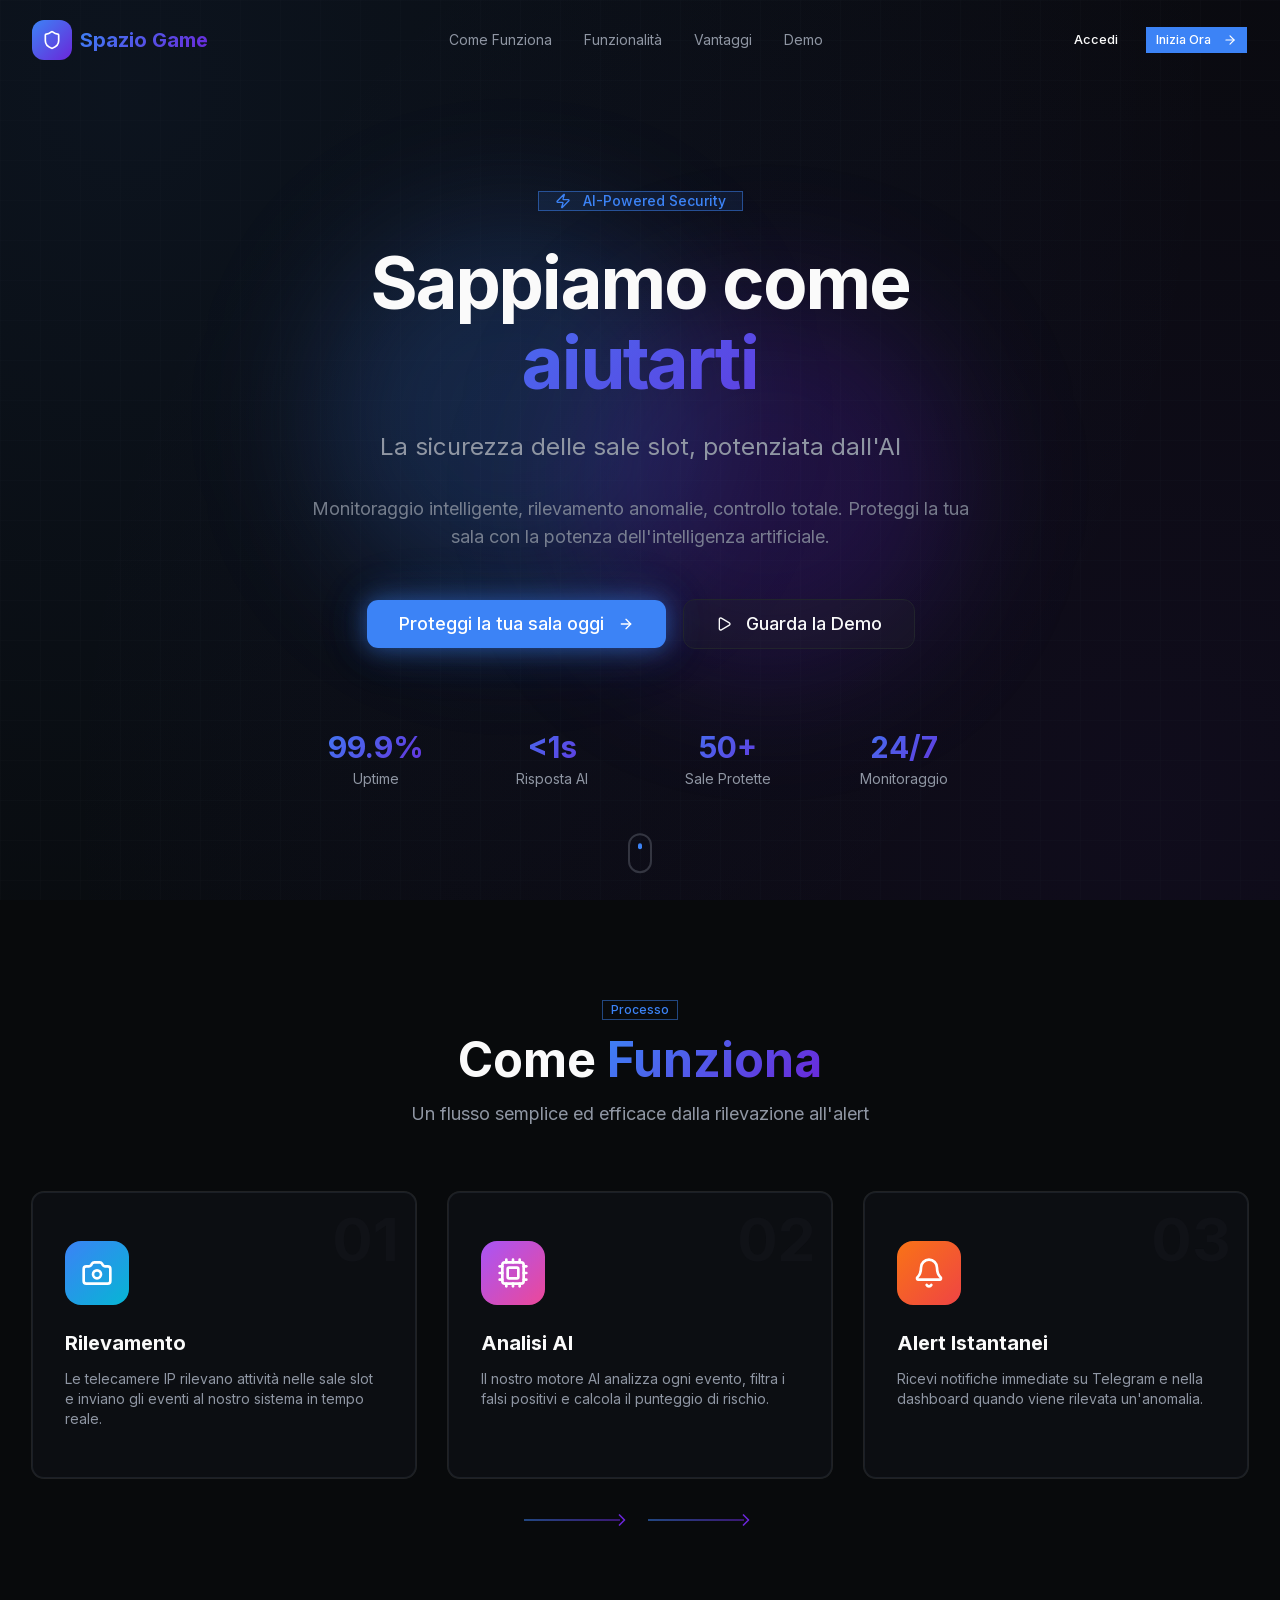
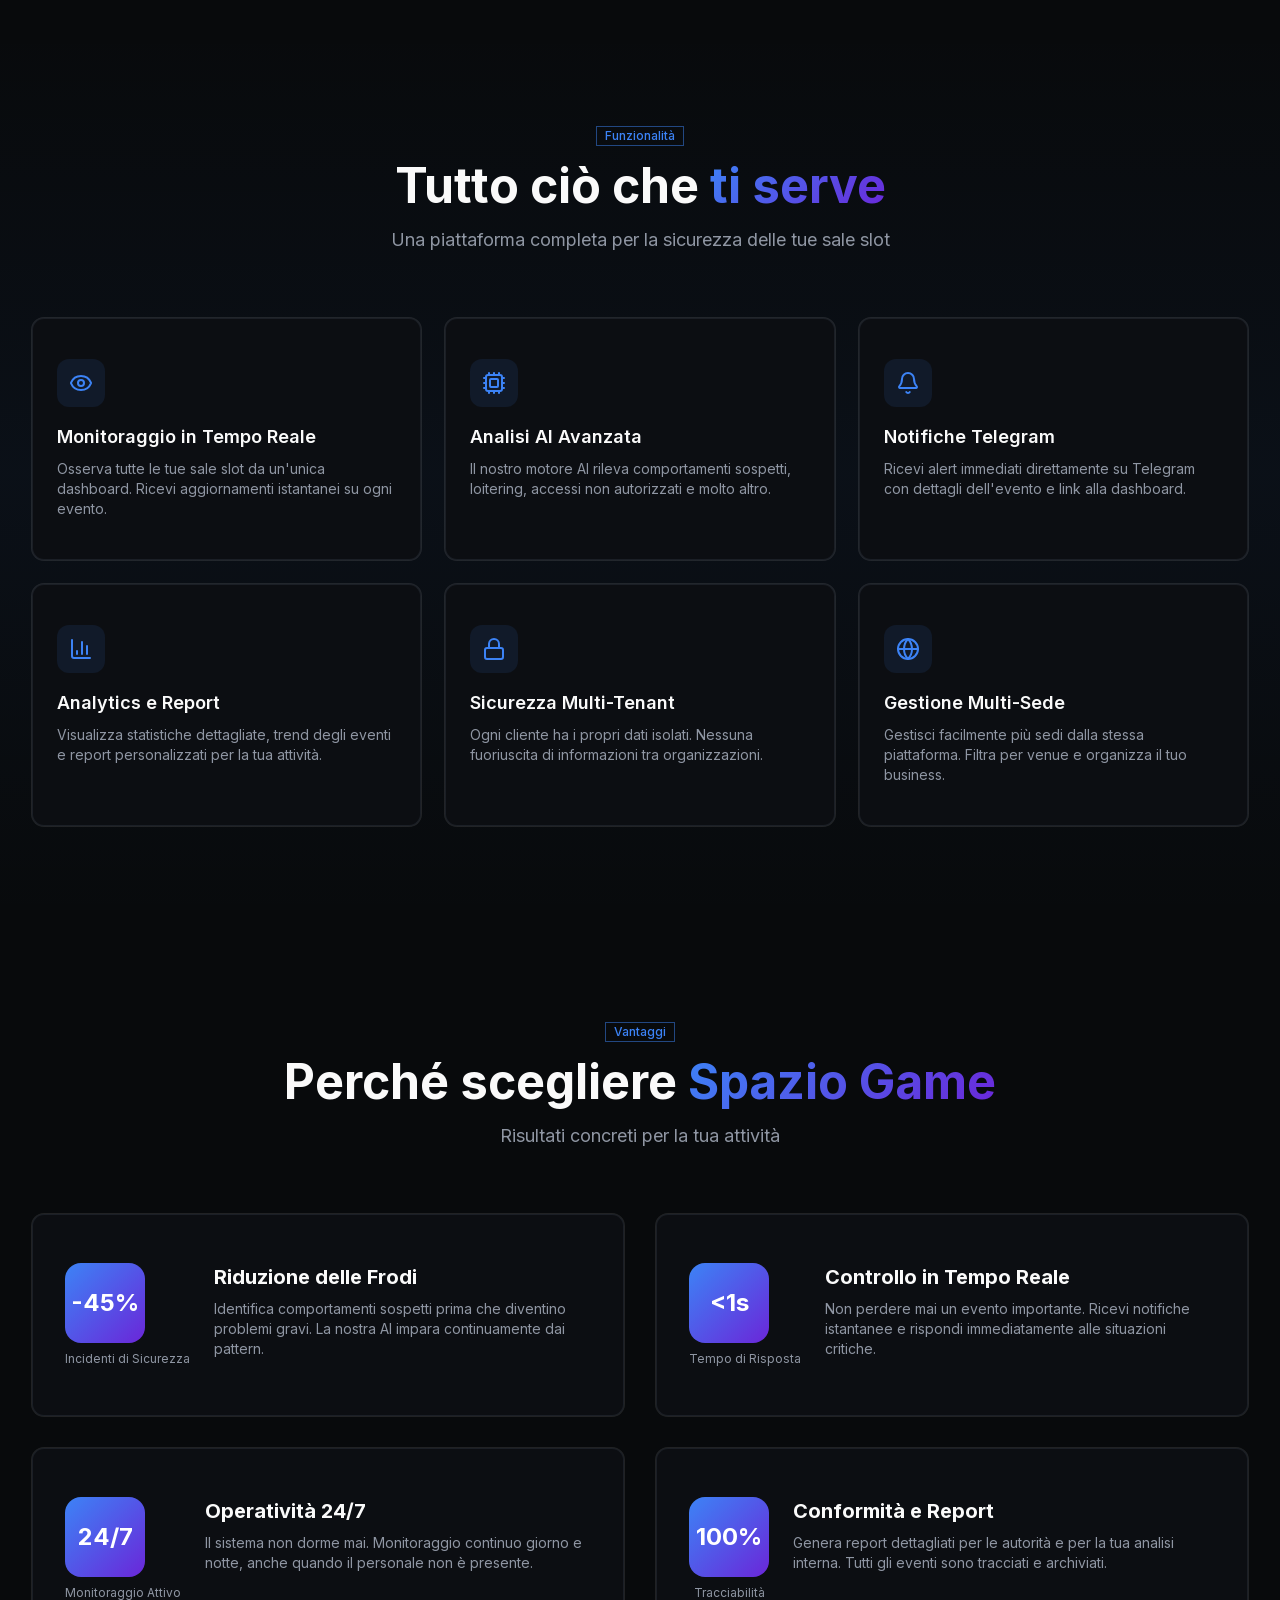
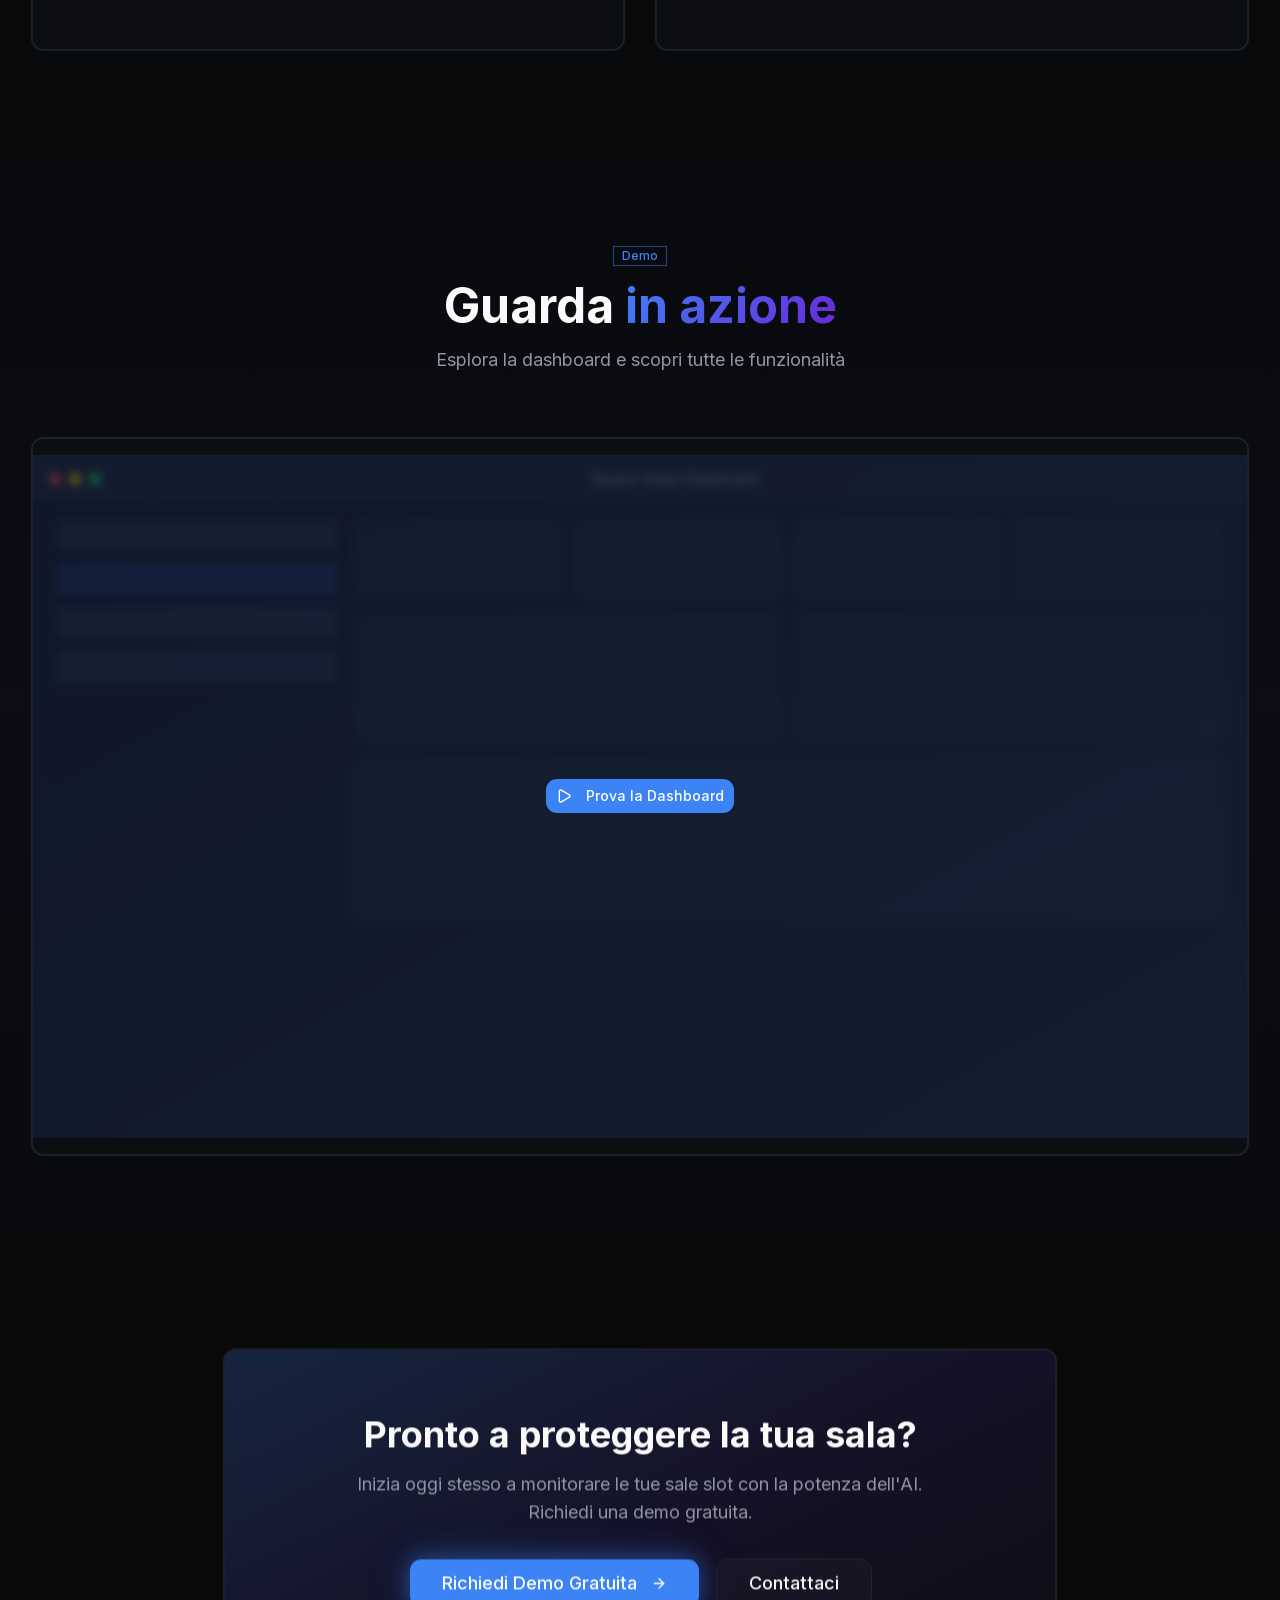
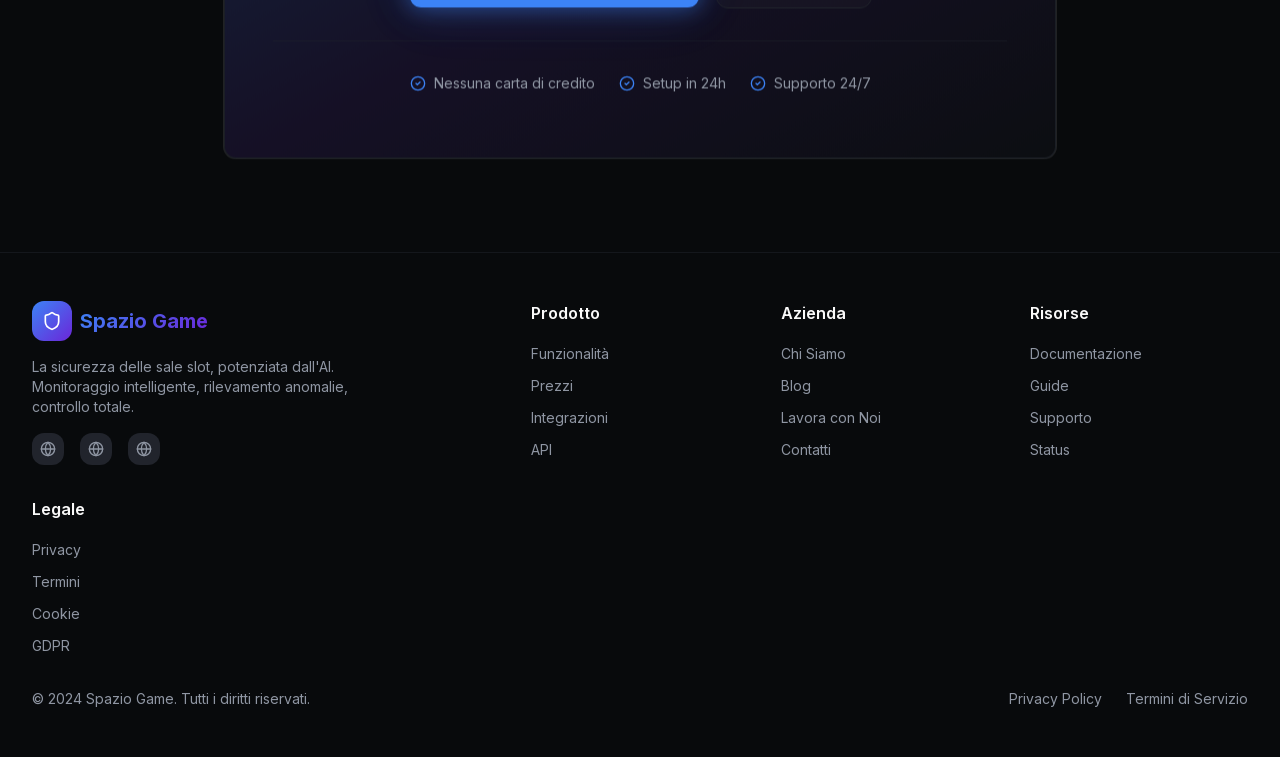
<file: index.html>
<!DOCTYPE html><html lang="it" class="__variable_f367f3"><head><meta charSet="utf-8"/><meta name="viewport" content="width=device-width, initial-scale=1"/><link rel="preload" href="/_next/static/media/e4af272ccee01ff0-s.p.woff2" as="font" crossorigin="" type="font/woff2"/><link rel="stylesheet" href="/_next/static/css/2fd82b8216ed3470.css" data-precedence="next"/><link rel="preload" as="script" fetchPriority="low" href="/_next/static/chunks/webpack-cebdacc7cc4aa95c.js"/><script src="/_next/static/chunks/fd9d1056-d432a757410711d4.js" async=""></script><script src="/_next/static/chunks/117-5d9b4043f02a4bad.js" async=""></script><script src="/_next/static/chunks/main-app-f3bfa07215fb744a.js" async=""></script><script src="/_next/static/chunks/178-fcb21afbc5624dfe.js" async=""></script><script src="/_next/static/chunks/438-31120182f1a4500d.js" async=""></script><script src="/_next/static/chunks/477-8af0fe627d7fd19f.js" async=""></script><script src="/_next/static/chunks/app/page-92476992f1c01878.js" async=""></script><script src="/_next/static/chunks/app/layout-8bb890ee4df25c6d.js" async=""></script><title>Spazio Game - AI Security for Slot Rooms</title><meta name="description" content="Intelligent monitoring, anomaly detection, total control. AI-powered security system for slot rooms and gaming venues."/><meta name="author" content="Spazio Game"/><meta name="keywords" content="AI security,slot room monitoring,anomaly detection,surveillance,gaming security"/><meta property="og:title" content="Spazio Game - AI Security for Slot Rooms"/><meta property="og:description" content="Intelligent monitoring, anomaly detection, total control."/><meta property="og:type" content="website"/><meta name="twitter:card" content="summary"/><meta name="twitter:title" content="Spazio Game - AI Security for Slot Rooms"/><meta name="twitter:description" content="Intelligent monitoring, anomaly detection, total control."/><link rel="icon" href="/favicon.ico" type="image/x-icon" sizes="16x16"/><meta name="next-size-adjust"/><script src="/_next/static/chunks/polyfills-42372ed130431b0a.js" noModule=""></script></head><body class="__className_f367f3 antialiased bg-background text-foreground min-h-screen"><script>((e,t,r,n,a,o,l,i)=>{let s=document.documentElement,u=["light","dark"];function c(t){(Array.isArray(e)?e:[e]).forEach(e=>{let r="class"===e,n=r&&o?a.map(e=>o[e]||e):a;r?(s.classList.remove(...n),s.classList.add(o&&o[t]?o[t]:t)):s.setAttribute(e,t)}),i&&u.includes(t)&&(s.style.colorScheme=t)}if(n)c(n);else try{let e=localStorage.getItem(t)||r,n=l&&"system"===e?window.matchMedia("(prefers-color-scheme: dark)").matches?"dark":"light":e;c(n)}catch(e){}})("class","theme","dark",null,["light","dark"],null,false,true)</script><main class="min-h-screen bg-background"><nav class="fixed top-0 left-0 right-0 z-50 transition-all duration-300 bg-transparent" style="transform:translateY(-100px)"><div class="max-w-7xl mx-auto px-4 sm:px-6 lg:px-8"><div class="flex items-center justify-between h-16 lg:h-20"><a href="#" class="flex items-center gap-2"><div class="w-10 h-10 rounded-xl bg-gradient-to-br from-primary to-accent flex items-center justify-center"><svg xmlns="http://www.w3.org/2000/svg" width="24" height="24" viewBox="0 0 24 24" fill="none" stroke="currentColor" stroke-width="2" stroke-linecap="round" stroke-linejoin="round" class="lucide lucide-shield w-5 h-5 text-white" aria-hidden="true"><path d="M20 13c0 5-3.5 7.5-7.66 8.95a1 1 0 0 1-.67-.01C7.5 20.5 4 18 4 13V6a1 1 0 0 1 1-1c2 0 4.5-1.2 6.24-2.72a1.17 1.17 0 0 1 1.52 0C14.51 3.81 17 5 19 5a1 1 0 0 1 1 1z"></path></svg></div><span class="text-xl font-bold gradient-text">Spazio Game</span></a><div class="hidden lg:flex items-center gap-8"><a href="#how-it-works" class="text-sm text-muted-foreground hover:text-foreground transition-colors">Come Funziona</a><a href="#features" class="text-sm text-muted-foreground hover:text-foreground transition-colors">Funzionalità</a><a href="#benefits" class="text-sm text-muted-foreground hover:text-foreground transition-colors">Vantaggi</a><a href="#demo" class="text-sm text-muted-foreground hover:text-foreground transition-colors">Demo</a></div><div class="hidden lg:flex items-center gap-4"><a href="/login"><button type="button" tabindex="0" data-slot="button" class="group/button inline-flex shrink-0 items-center justify-center border border-transparent bg-clip-padding font-medium whitespace-nowrap transition-all outline-none select-none focus-visible:border-ring focus-visible:ring-3 focus-visible:ring-ring/50 active:translate-y-px disabled:pointer-events-none disabled:opacity-50 aria-invalid:border-destructive aria-invalid:ring-3 aria-invalid:ring-destructive/20 dark:aria-invalid:border-destructive/50 dark:aria-invalid:ring-destructive/40 [&amp;_svg]:pointer-events-none [&amp;_svg]:shrink-0 hover:bg-muted hover:text-foreground aria-expanded:bg-muted aria-expanded:text-foreground dark:hover:bg-muted/50 h-7 gap-1 rounded-[min(var(--radius-md),12px)] px-2.5 text-[0.8rem] in-data-[slot=button-group]:rounded-lg has-data-[icon=inline-end]:pr-1.5 has-data-[icon=inline-start]:pl-1.5 [&amp;_svg:not([class*=&#x27;size-&#x27;])]:size-3.5">Accedi</button></a><a href="/dashboard"><button type="button" tabindex="0" data-slot="button" class="group/button inline-flex shrink-0 items-center justify-center border border-transparent bg-clip-padding font-medium whitespace-nowrap transition-all outline-none select-none focus-visible:border-ring focus-visible:ring-3 focus-visible:ring-ring/50 active:translate-y-px disabled:pointer-events-none disabled:opacity-50 aria-invalid:border-destructive aria-invalid:ring-3 aria-invalid:ring-destructive/20 dark:aria-invalid:border-destructive/50 dark:aria-invalid:ring-destructive/40 [&amp;_svg]:pointer-events-none [&amp;_svg]:shrink-0 text-primary-foreground [a]:hover:bg-primary/80 h-7 gap-1 rounded-[min(var(--radius-md),12px)] px-2.5 text-[0.8rem] in-data-[slot=button-group]:rounded-lg has-data-[icon=inline-end]:pr-1.5 has-data-[icon=inline-start]:pl-1.5 [&amp;_svg:not([class*=&#x27;size-&#x27;])]:size-3.5 bg-primary hover:bg-primary/90">Inizia Ora<svg xmlns="http://www.w3.org/2000/svg" width="24" height="24" viewBox="0 0 24 24" fill="none" stroke="currentColor" stroke-width="2" stroke-linecap="round" stroke-linejoin="round" class="lucide lucide-arrow-right w-4 h-4 ml-2" aria-hidden="true"><path d="M5 12h14"></path><path d="m12 5 7 7-7 7"></path></svg></button></a></div><button class="lg:hidden p-2"><svg xmlns="http://www.w3.org/2000/svg" width="24" height="24" viewBox="0 0 24 24" fill="none" stroke="currentColor" stroke-width="2" stroke-linecap="round" stroke-linejoin="round" class="lucide lucide-menu w-6 h-6" aria-hidden="true"><path d="M4 5h16"></path><path d="M4 12h16"></path><path d="M4 19h16"></path></svg></button></div></div></nav><section class="relative min-h-screen flex items-center justify-center overflow-hidden pt-20"><div class="absolute inset-0 animated-bg"></div><div class="absolute inset-0 grid-pattern opacity-30"></div><div class="absolute top-1/4 left-1/4 w-96 h-96 bg-primary/20 rounded-full blur-3xl animate-pulse"></div><div class="absolute bottom-1/4 right-1/4 w-96 h-96 bg-accent/20 rounded-full blur-3xl animate-pulse" style="animation-delay:1s"></div><div class="relative z-10 max-w-7xl mx-auto px-4 sm:px-6 lg:px-8 text-center"><div class="space-y-8" style="opacity:0"><div style="opacity:0;transform:translateY(30px)"><span data-slot="badge" data-variant="outline" class="group/badge inline-flex h-5 w-fit shrink-0 items-center justify-center gap-1 overflow-hidden rounded-4xl border font-medium whitespace-nowrap transition-all focus-visible:border-ring focus-visible:ring-[3px] focus-visible:ring-ring/50 has-data-[icon=inline-end]:pr-1.5 has-data-[icon=inline-start]:pl-1.5 aria-invalid:border-destructive aria-invalid:ring-destructive/20 dark:aria-invalid:ring-destructive/40 [&amp;&gt;svg]:pointer-events-none [&amp;&gt;svg]:size-3! [a]:hover:bg-muted [a]:hover:text-muted-foreground px-4 py-2 text-sm border-primary/50 bg-primary/10 text-primary"><svg xmlns="http://www.w3.org/2000/svg" width="24" height="24" viewBox="0 0 24 24" fill="none" stroke="currentColor" stroke-width="2" stroke-linecap="round" stroke-linejoin="round" class="lucide lucide-zap w-4 h-4 mr-2" aria-hidden="true"><path d="M4 14a1 1 0 0 1-.78-1.63l9.9-10.2a.5.5 0 0 1 .86.46l-1.92 6.02A1 1 0 0 0 13 10h7a1 1 0 0 1 .78 1.63l-9.9 10.2a.5.5 0 0 1-.86-.46l1.92-6.02A1 1 0 0 0 11 14z"></path></svg>AI-Powered Security</span></div><h1 class="text-4xl sm:text-5xl lg:text-7xl font-bold tracking-tight" style="opacity:0;transform:translateY(30px)"><span class="block text-foreground">Sappiamo come</span><span class="block gradient-text mt-2">aiutarti</span></h1><p class="text-xl sm:text-2xl text-muted-foreground max-w-3xl mx-auto" style="opacity:0;transform:translateY(30px)">La sicurezza delle sale slot, potenziata dall&#x27;AI</p><p class="text-base sm:text-lg text-muted-foreground/80 max-w-2xl mx-auto" style="opacity:0;transform:translateY(30px)">Monitoraggio intelligente, rilevamento anomalie, controllo totale. Proteggi la tua sala con la potenza dell&#x27;intelligenza artificiale.</p><div class="flex flex-col sm:flex-row items-center justify-center gap-4 pt-4" style="opacity:0;transform:translateY(30px)"><button type="button" tabindex="0" data-slot="button" class="group/button inline-flex shrink-0 items-center justify-center rounded-lg border border-transparent bg-clip-padding font-medium whitespace-nowrap transition-all outline-none select-none focus-visible:border-ring focus-visible:ring-3 focus-visible:ring-ring/50 active:translate-y-px disabled:pointer-events-none disabled:opacity-50 aria-invalid:border-destructive aria-invalid:ring-3 aria-invalid:ring-destructive/20 dark:aria-invalid:border-destructive/50 dark:aria-invalid:ring-destructive/40 [&amp;_svg]:pointer-events-none [&amp;_svg]:shrink-0 [&amp;_svg:not([class*=&#x27;size-&#x27;])]:size-4 text-primary-foreground [a]:hover:bg-primary/80 h-9 gap-1.5 has-data-[icon=inline-end]:pr-3 has-data-[icon=inline-start]:pl-3 bg-primary hover:bg-primary/90 text-lg px-8 py-6 neon-glow-blue">Proteggi la tua sala oggi<svg xmlns="http://www.w3.org/2000/svg" width="24" height="24" viewBox="0 0 24 24" fill="none" stroke="currentColor" stroke-width="2" stroke-linecap="round" stroke-linejoin="round" class="lucide lucide-arrow-right w-5 h-5 ml-2" aria-hidden="true"><path d="M5 12h14"></path><path d="m12 5 7 7-7 7"></path></svg></button><a href="#demo"><button type="button" tabindex="0" data-slot="button" class="group/button inline-flex shrink-0 items-center justify-center rounded-lg border bg-clip-padding font-medium whitespace-nowrap transition-all outline-none select-none focus-visible:border-ring focus-visible:ring-3 focus-visible:ring-ring/50 active:translate-y-px disabled:pointer-events-none disabled:opacity-50 aria-invalid:border-destructive aria-invalid:ring-3 aria-invalid:ring-destructive/20 dark:aria-invalid:border-destructive/50 dark:aria-invalid:ring-destructive/40 [&amp;_svg]:pointer-events-none [&amp;_svg]:shrink-0 [&amp;_svg:not([class*=&#x27;size-&#x27;])]:size-4 border-border bg-background hover:bg-muted hover:text-foreground aria-expanded:bg-muted aria-expanded:text-foreground dark:border-input dark:bg-input/30 dark:hover:bg-input/50 h-9 gap-1.5 has-data-[icon=inline-end]:pr-3 has-data-[icon=inline-start]:pl-3 text-lg px-8 py-6"><svg xmlns="http://www.w3.org/2000/svg" width="24" height="24" viewBox="0 0 24 24" fill="none" stroke="currentColor" stroke-width="2" stroke-linecap="round" stroke-linejoin="round" class="lucide lucide-play w-5 h-5 mr-2" aria-hidden="true"><path d="M5 5a2 2 0 0 1 3.008-1.728l11.997 6.998a2 2 0 0 1 .003 3.458l-12 7A2 2 0 0 1 5 19z"></path></svg>Guarda la Demo</button></a></div><div class="grid grid-cols-2 md:grid-cols-4 gap-8 pt-12" style="opacity:0;transform:translateY(30px)"><div class="text-center"><div class="text-2xl sm:text-3xl font-bold gradient-text">99.9%</div><div class="text-sm text-muted-foreground mt-1">Uptime</div></div><div class="text-center"><div class="text-2xl sm:text-3xl font-bold gradient-text">&lt;1s</div><div class="text-sm text-muted-foreground mt-1">Risposta AI</div></div><div class="text-center"><div class="text-2xl sm:text-3xl font-bold gradient-text">50+</div><div class="text-sm text-muted-foreground mt-1">Sale Protette</div></div><div class="text-center"><div class="text-2xl sm:text-3xl font-bold gradient-text">24/7</div><div class="text-sm text-muted-foreground mt-1">Monitoraggio</div></div></div></div></div><div class="absolute bottom-8 left-1/2 -translate-x-1/2" style="opacity:0"><div class="w-6 h-10 rounded-full border-2 border-muted-foreground/30 flex items-start justify-center p-2"><div class="w-1.5 h-1.5 rounded-full bg-primary"></div></div></div></section><section id="how-it-works" class="py-24 relative"><div class="max-w-7xl mx-auto px-4 sm:px-6 lg:px-8"><div class="text-center mb-16" style="opacity:0;transform:translateY(20px)"><span data-slot="badge" data-variant="outline" class="group/badge inline-flex h-5 w-fit shrink-0 items-center justify-center gap-1 overflow-hidden rounded-4xl border px-2 py-0.5 text-xs font-medium whitespace-nowrap transition-all focus-visible:border-ring focus-visible:ring-[3px] focus-visible:ring-ring/50 has-data-[icon=inline-end]:pr-1.5 has-data-[icon=inline-start]:pl-1.5 aria-invalid:border-destructive aria-invalid:ring-destructive/20 dark:aria-invalid:ring-destructive/40 [&amp;&gt;svg]:pointer-events-none [&amp;&gt;svg]:size-3! [a]:hover:bg-muted [a]:hover:text-muted-foreground mb-4 border-primary/50 text-primary">Processo</span><h2 class="text-3xl sm:text-4xl lg:text-5xl font-bold mb-4">Come <span class="gradient-text">Funziona</span></h2><p class="text-lg text-muted-foreground max-w-2xl mx-auto">Un flusso semplice ed efficace dalla rilevazione all&#x27;alert</p></div><div class="grid md:grid-cols-3 gap-8"><div style="opacity:0;transform:translateY(30px)"><div data-slot="card" data-size="default" class="group/card flex flex-col gap-4 rounded-xl bg-card py-4 text-sm text-card-foreground ring-1 ring-foreground/10 has-data-[slot=card-footer]:pb-0 has-[&gt;img:first-child]:pt-0 data-[size=sm]:gap-3 data-[size=sm]:py-3 data-[size=sm]:has-data-[slot=card-footer]:pb-0 *:[img:first-child]:rounded-t-xl *:[img:last-child]:rounded-b-xl glass-card glass-card-hover h-full relative overflow-hidden group"><div data-slot="card-content" class="group-data-[size=sm]/card:px-3 p-8"><div class="absolute top-4 right-4 text-6xl font-bold text-muted/20">01</div><div class="w-16 h-16 rounded-2xl bg-gradient-to-br from-blue-500 to-cyan-500 flex items-center justify-center mb-6 group-hover:scale-110 transition-transform"><svg xmlns="http://www.w3.org/2000/svg" width="24" height="24" viewBox="0 0 24 24" fill="none" stroke="currentColor" stroke-width="2" stroke-linecap="round" stroke-linejoin="round" class="lucide lucide-camera w-8 h-8 text-white" aria-hidden="true"><path d="M13.997 4a2 2 0 0 1 1.76 1.05l.486.9A2 2 0 0 0 18.003 7H20a2 2 0 0 1 2 2v9a2 2 0 0 1-2 2H4a2 2 0 0 1-2-2V9a2 2 0 0 1 2-2h1.997a2 2 0 0 0 1.759-1.048l.489-.904A2 2 0 0 1 10.004 4z"></path><circle cx="12" cy="13" r="3"></circle></svg></div><h3 class="text-xl font-bold mb-3">Rilevamento</h3><p class="text-muted-foreground">Le telecamere IP rilevano attività nelle sale slot e inviano gli eventi al nostro sistema in tempo reale.</p></div></div></div><div style="opacity:0;transform:translateY(30px)"><div data-slot="card" data-size="default" class="group/card flex flex-col gap-4 rounded-xl bg-card py-4 text-sm text-card-foreground ring-1 ring-foreground/10 has-data-[slot=card-footer]:pb-0 has-[&gt;img:first-child]:pt-0 data-[size=sm]:gap-3 data-[size=sm]:py-3 data-[size=sm]:has-data-[slot=card-footer]:pb-0 *:[img:first-child]:rounded-t-xl *:[img:last-child]:rounded-b-xl glass-card glass-card-hover h-full relative overflow-hidden group"><div data-slot="card-content" class="group-data-[size=sm]/card:px-3 p-8"><div class="absolute top-4 right-4 text-6xl font-bold text-muted/20">02</div><div class="w-16 h-16 rounded-2xl bg-gradient-to-br from-purple-500 to-pink-500 flex items-center justify-center mb-6 group-hover:scale-110 transition-transform"><svg xmlns="http://www.w3.org/2000/svg" width="24" height="24" viewBox="0 0 24 24" fill="none" stroke="currentColor" stroke-width="2" stroke-linecap="round" stroke-linejoin="round" class="lucide lucide-cpu w-8 h-8 text-white" aria-hidden="true"><path d="M12 20v2"></path><path d="M12 2v2"></path><path d="M17 20v2"></path><path d="M17 2v2"></path><path d="M2 12h2"></path><path d="M2 17h2"></path><path d="M2 7h2"></path><path d="M20 12h2"></path><path d="M20 17h2"></path><path d="M20 7h2"></path><path d="M7 20v2"></path><path d="M7 2v2"></path><rect x="4" y="4" width="16" height="16" rx="2"></rect><rect x="8" y="8" width="8" height="8" rx="1"></rect></svg></div><h3 class="text-xl font-bold mb-3">Analisi AI</h3><p class="text-muted-foreground">Il nostro motore AI analizza ogni evento, filtra i falsi positivi e calcola il punteggio di rischio.</p></div></div></div><div style="opacity:0;transform:translateY(30px)"><div data-slot="card" data-size="default" class="group/card flex flex-col gap-4 rounded-xl bg-card py-4 text-sm text-card-foreground ring-1 ring-foreground/10 has-data-[slot=card-footer]:pb-0 has-[&gt;img:first-child]:pt-0 data-[size=sm]:gap-3 data-[size=sm]:py-3 data-[size=sm]:has-data-[slot=card-footer]:pb-0 *:[img:first-child]:rounded-t-xl *:[img:last-child]:rounded-b-xl glass-card glass-card-hover h-full relative overflow-hidden group"><div data-slot="card-content" class="group-data-[size=sm]/card:px-3 p-8"><div class="absolute top-4 right-4 text-6xl font-bold text-muted/20">03</div><div class="w-16 h-16 rounded-2xl bg-gradient-to-br from-orange-500 to-red-500 flex items-center justify-center mb-6 group-hover:scale-110 transition-transform"><svg xmlns="http://www.w3.org/2000/svg" width="24" height="24" viewBox="0 0 24 24" fill="none" stroke="currentColor" stroke-width="2" stroke-linecap="round" stroke-linejoin="round" class="lucide lucide-bell w-8 h-8 text-white" aria-hidden="true"><path d="M10.268 21a2 2 0 0 0 3.464 0"></path><path d="M3.262 15.326A1 1 0 0 0 4 17h16a1 1 0 0 0 .74-1.673C19.41 13.956 18 12.499 18 8A6 6 0 0 0 6 8c0 4.499-1.411 5.956-2.738 7.326"></path></svg></div><h3 class="text-xl font-bold mb-3">Alert Istantanei</h3><p class="text-muted-foreground">Ricevi notifiche immediate su Telegram e nella dashboard quando viene rilevata un&#x27;anomalia.</p></div></div></div></div><div class="hidden md:flex justify-center items-center gap-4 mt-8"><div class="flex items-center" style="opacity:0;transform:translateX(-20px)"><div class="w-24 h-0.5 bg-gradient-to-r from-primary/50 to-accent/50"></div><svg xmlns="http://www.w3.org/2000/svg" width="24" height="24" viewBox="0 0 24 24" fill="none" stroke="currentColor" stroke-width="2" stroke-linecap="round" stroke-linejoin="round" class="lucide lucide-chevron-right w-5 h-5 text-accent -ml-2" aria-hidden="true"><path d="m9 18 6-6-6-6"></path></svg></div><div class="flex items-center" style="opacity:0;transform:translateX(-20px)"><div class="w-24 h-0.5 bg-gradient-to-r from-primary/50 to-accent/50"></div><svg xmlns="http://www.w3.org/2000/svg" width="24" height="24" viewBox="0 0 24 24" fill="none" stroke="currentColor" stroke-width="2" stroke-linecap="round" stroke-linejoin="round" class="lucide lucide-chevron-right w-5 h-5 text-accent -ml-2" aria-hidden="true"><path d="m9 18 6-6-6-6"></path></svg></div></div></div></section><section id="features" class="py-24 relative"><div class="absolute inset-0 bg-gradient-to-b from-transparent via-primary/5 to-transparent"></div><div class="max-w-7xl mx-auto px-4 sm:px-6 lg:px-8 relative"><div class="text-center mb-16" style="opacity:0;transform:translateY(20px)"><span data-slot="badge" data-variant="outline" class="group/badge inline-flex h-5 w-fit shrink-0 items-center justify-center gap-1 overflow-hidden rounded-4xl border px-2 py-0.5 text-xs font-medium whitespace-nowrap transition-all focus-visible:border-ring focus-visible:ring-[3px] focus-visible:ring-ring/50 has-data-[icon=inline-end]:pr-1.5 has-data-[icon=inline-start]:pl-1.5 aria-invalid:border-destructive aria-invalid:ring-destructive/20 dark:aria-invalid:ring-destructive/40 [&amp;&gt;svg]:pointer-events-none [&amp;&gt;svg]:size-3! [a]:hover:bg-muted [a]:hover:text-muted-foreground mb-4 border-primary/50 text-primary">Funzionalità</span><h2 class="text-3xl sm:text-4xl lg:text-5xl font-bold mb-4">Tutto ciò che <span class="gradient-text">ti serve</span></h2><p class="text-lg text-muted-foreground max-w-2xl mx-auto">Una piattaforma completa per la sicurezza delle tue sale slot</p></div><div class="grid md:grid-cols-2 lg:grid-cols-3 gap-6"><div style="opacity:0;transform:translateY(20px)"><div data-slot="card" data-size="default" class="group/card flex flex-col gap-4 overflow-hidden rounded-xl bg-card py-4 text-sm text-card-foreground ring-1 ring-foreground/10 has-data-[slot=card-footer]:pb-0 has-[&gt;img:first-child]:pt-0 data-[size=sm]:gap-3 data-[size=sm]:py-3 data-[size=sm]:has-data-[slot=card-footer]:pb-0 *:[img:first-child]:rounded-t-xl *:[img:last-child]:rounded-b-xl glass-card glass-card-hover h-full"><div data-slot="card-content" class="group-data-[size=sm]/card:px-3 p-6"><div class="w-12 h-12 rounded-xl bg-primary/10 flex items-center justify-center mb-4"><svg xmlns="http://www.w3.org/2000/svg" width="24" height="24" viewBox="0 0 24 24" fill="none" stroke="currentColor" stroke-width="2" stroke-linecap="round" stroke-linejoin="round" class="lucide lucide-eye w-6 h-6 text-primary" aria-hidden="true"><path d="M2.062 12.348a1 1 0 0 1 0-.696 10.75 10.75 0 0 1 19.876 0 1 1 0 0 1 0 .696 10.75 10.75 0 0 1-19.876 0"></path><circle cx="12" cy="12" r="3"></circle></svg></div><h3 class="text-lg font-semibold mb-2">Monitoraggio in Tempo Reale</h3><p class="text-sm text-muted-foreground">Osserva tutte le tue sale slot da un&#x27;unica dashboard. Ricevi aggiornamenti istantanei su ogni evento.</p></div></div></div><div style="opacity:0;transform:translateY(20px)"><div data-slot="card" data-size="default" class="group/card flex flex-col gap-4 overflow-hidden rounded-xl bg-card py-4 text-sm text-card-foreground ring-1 ring-foreground/10 has-data-[slot=card-footer]:pb-0 has-[&gt;img:first-child]:pt-0 data-[size=sm]:gap-3 data-[size=sm]:py-3 data-[size=sm]:has-data-[slot=card-footer]:pb-0 *:[img:first-child]:rounded-t-xl *:[img:last-child]:rounded-b-xl glass-card glass-card-hover h-full"><div data-slot="card-content" class="group-data-[size=sm]/card:px-3 p-6"><div class="w-12 h-12 rounded-xl bg-primary/10 flex items-center justify-center mb-4"><svg xmlns="http://www.w3.org/2000/svg" width="24" height="24" viewBox="0 0 24 24" fill="none" stroke="currentColor" stroke-width="2" stroke-linecap="round" stroke-linejoin="round" class="lucide lucide-cpu w-6 h-6 text-primary" aria-hidden="true"><path d="M12 20v2"></path><path d="M12 2v2"></path><path d="M17 20v2"></path><path d="M17 2v2"></path><path d="M2 12h2"></path><path d="M2 17h2"></path><path d="M2 7h2"></path><path d="M20 12h2"></path><path d="M20 17h2"></path><path d="M20 7h2"></path><path d="M7 20v2"></path><path d="M7 2v2"></path><rect x="4" y="4" width="16" height="16" rx="2"></rect><rect x="8" y="8" width="8" height="8" rx="1"></rect></svg></div><h3 class="text-lg font-semibold mb-2">Analisi AI Avanzata</h3><p class="text-sm text-muted-foreground">Il nostro motore AI rileva comportamenti sospetti, loitering, accessi non autorizzati e molto altro.</p></div></div></div><div style="opacity:0;transform:translateY(20px)"><div data-slot="card" data-size="default" class="group/card flex flex-col gap-4 overflow-hidden rounded-xl bg-card py-4 text-sm text-card-foreground ring-1 ring-foreground/10 has-data-[slot=card-footer]:pb-0 has-[&gt;img:first-child]:pt-0 data-[size=sm]:gap-3 data-[size=sm]:py-3 data-[size=sm]:has-data-[slot=card-footer]:pb-0 *:[img:first-child]:rounded-t-xl *:[img:last-child]:rounded-b-xl glass-card glass-card-hover h-full"><div data-slot="card-content" class="group-data-[size=sm]/card:px-3 p-6"><div class="w-12 h-12 rounded-xl bg-primary/10 flex items-center justify-center mb-4"><svg xmlns="http://www.w3.org/2000/svg" width="24" height="24" viewBox="0 0 24 24" fill="none" stroke="currentColor" stroke-width="2" stroke-linecap="round" stroke-linejoin="round" class="lucide lucide-bell w-6 h-6 text-primary" aria-hidden="true"><path d="M10.268 21a2 2 0 0 0 3.464 0"></path><path d="M3.262 15.326A1 1 0 0 0 4 17h16a1 1 0 0 0 .74-1.673C19.41 13.956 18 12.499 18 8A6 6 0 0 0 6 8c0 4.499-1.411 5.956-2.738 7.326"></path></svg></div><h3 class="text-lg font-semibold mb-2">Notifiche Telegram</h3><p class="text-sm text-muted-foreground">Ricevi alert immediati direttamente su Telegram con dettagli dell&#x27;evento e link alla dashboard.</p></div></div></div><div style="opacity:0;transform:translateY(20px)"><div data-slot="card" data-size="default" class="group/card flex flex-col gap-4 overflow-hidden rounded-xl bg-card py-4 text-sm text-card-foreground ring-1 ring-foreground/10 has-data-[slot=card-footer]:pb-0 has-[&gt;img:first-child]:pt-0 data-[size=sm]:gap-3 data-[size=sm]:py-3 data-[size=sm]:has-data-[slot=card-footer]:pb-0 *:[img:first-child]:rounded-t-xl *:[img:last-child]:rounded-b-xl glass-card glass-card-hover h-full"><div data-slot="card-content" class="group-data-[size=sm]/card:px-3 p-6"><div class="w-12 h-12 rounded-xl bg-primary/10 flex items-center justify-center mb-4"><svg xmlns="http://www.w3.org/2000/svg" width="24" height="24" viewBox="0 0 24 24" fill="none" stroke="currentColor" stroke-width="2" stroke-linecap="round" stroke-linejoin="round" class="lucide lucide-chart-column w-6 h-6 text-primary" aria-hidden="true"><path d="M3 3v16a2 2 0 0 0 2 2h16"></path><path d="M18 17V9"></path><path d="M13 17V5"></path><path d="M8 17v-3"></path></svg></div><h3 class="text-lg font-semibold mb-2">Analytics e Report</h3><p class="text-sm text-muted-foreground">Visualizza statistiche dettagliate, trend degli eventi e report personalizzati per la tua attività.</p></div></div></div><div style="opacity:0;transform:translateY(20px)"><div data-slot="card" data-size="default" class="group/card flex flex-col gap-4 overflow-hidden rounded-xl bg-card py-4 text-sm text-card-foreground ring-1 ring-foreground/10 has-data-[slot=card-footer]:pb-0 has-[&gt;img:first-child]:pt-0 data-[size=sm]:gap-3 data-[size=sm]:py-3 data-[size=sm]:has-data-[slot=card-footer]:pb-0 *:[img:first-child]:rounded-t-xl *:[img:last-child]:rounded-b-xl glass-card glass-card-hover h-full"><div data-slot="card-content" class="group-data-[size=sm]/card:px-3 p-6"><div class="w-12 h-12 rounded-xl bg-primary/10 flex items-center justify-center mb-4"><svg xmlns="http://www.w3.org/2000/svg" width="24" height="24" viewBox="0 0 24 24" fill="none" stroke="currentColor" stroke-width="2" stroke-linecap="round" stroke-linejoin="round" class="lucide lucide-lock w-6 h-6 text-primary" aria-hidden="true"><rect width="18" height="11" x="3" y="11" rx="2" ry="2"></rect><path d="M7 11V7a5 5 0 0 1 10 0v4"></path></svg></div><h3 class="text-lg font-semibold mb-2">Sicurezza Multi-Tenant</h3><p class="text-sm text-muted-foreground">Ogni cliente ha i propri dati isolati. Nessuna fuoriuscita di informazioni tra organizzazioni.</p></div></div></div><div style="opacity:0;transform:translateY(20px)"><div data-slot="card" data-size="default" class="group/card flex flex-col gap-4 overflow-hidden rounded-xl bg-card py-4 text-sm text-card-foreground ring-1 ring-foreground/10 has-data-[slot=card-footer]:pb-0 has-[&gt;img:first-child]:pt-0 data-[size=sm]:gap-3 data-[size=sm]:py-3 data-[size=sm]:has-data-[slot=card-footer]:pb-0 *:[img:first-child]:rounded-t-xl *:[img:last-child]:rounded-b-xl glass-card glass-card-hover h-full"><div data-slot="card-content" class="group-data-[size=sm]/card:px-3 p-6"><div class="w-12 h-12 rounded-xl bg-primary/10 flex items-center justify-center mb-4"><svg xmlns="http://www.w3.org/2000/svg" width="24" height="24" viewBox="0 0 24 24" fill="none" stroke="currentColor" stroke-width="2" stroke-linecap="round" stroke-linejoin="round" class="lucide lucide-globe w-6 h-6 text-primary" aria-hidden="true"><circle cx="12" cy="12" r="10"></circle><path d="M12 2a14.5 14.5 0 0 0 0 20 14.5 14.5 0 0 0 0-20"></path><path d="M2 12h20"></path></svg></div><h3 class="text-lg font-semibold mb-2">Gestione Multi-Sede</h3><p class="text-sm text-muted-foreground">Gestisci facilmente più sedi dalla stessa piattaforma. Filtra per venue e organizza il tuo business.</p></div></div></div></div></div></section><section id="benefits" class="py-24 relative"><div class="max-w-7xl mx-auto px-4 sm:px-6 lg:px-8"><div class="text-center mb-16" style="opacity:0;transform:translateY(20px)"><span data-slot="badge" data-variant="outline" class="group/badge inline-flex h-5 w-fit shrink-0 items-center justify-center gap-1 overflow-hidden rounded-4xl border px-2 py-0.5 text-xs font-medium whitespace-nowrap transition-all focus-visible:border-ring focus-visible:ring-[3px] focus-visible:ring-ring/50 has-data-[icon=inline-end]:pr-1.5 has-data-[icon=inline-start]:pl-1.5 aria-invalid:border-destructive aria-invalid:ring-destructive/20 dark:aria-invalid:ring-destructive/40 [&amp;&gt;svg]:pointer-events-none [&amp;&gt;svg]:size-3! [a]:hover:bg-muted [a]:hover:text-muted-foreground mb-4 border-primary/50 text-primary">Vantaggi</span><h2 class="text-3xl sm:text-4xl lg:text-5xl font-bold mb-4">Perché scegliere <span class="gradient-text">Spazio Game</span></h2><p class="text-lg text-muted-foreground max-w-2xl mx-auto">Risultati concreti per la tua attività</p></div><div class="grid lg:grid-cols-2 gap-8"><div style="opacity:0;transform:translateX(-30px)"><div data-slot="card" data-size="default" class="group/card flex flex-col gap-4 rounded-xl bg-card py-4 text-sm text-card-foreground ring-1 ring-foreground/10 has-data-[slot=card-footer]:pb-0 has-[&gt;img:first-child]:pt-0 data-[size=sm]:gap-3 data-[size=sm]:py-3 data-[size=sm]:has-data-[slot=card-footer]:pb-0 *:[img:first-child]:rounded-t-xl *:[img:last-child]:rounded-b-xl glass-card glass-card-hover h-full overflow-hidden"><div data-slot="card-content" class="group-data-[size=sm]/card:px-3 p-8"><div class="flex items-start gap-6"><div class="flex-shrink-0"><div class="w-20 h-20 rounded-2xl bg-gradient-to-br from-primary to-accent flex items-center justify-center"><span class="text-2xl font-bold text-white">-45%</span></div><p class="text-xs text-center text-muted-foreground mt-2">Incidenti di Sicurezza</p></div><div class="flex-1"><h3 class="text-xl font-bold mb-2">Riduzione delle Frodi</h3><p class="text-muted-foreground">Identifica comportamenti sospetti prima che diventino problemi gravi. La nostra AI impara continuamente dai pattern.</p></div></div></div></div></div><div style="opacity:0;transform:translateX(30px)"><div data-slot="card" data-size="default" class="group/card flex flex-col gap-4 rounded-xl bg-card py-4 text-sm text-card-foreground ring-1 ring-foreground/10 has-data-[slot=card-footer]:pb-0 has-[&gt;img:first-child]:pt-0 data-[size=sm]:gap-3 data-[size=sm]:py-3 data-[size=sm]:has-data-[slot=card-footer]:pb-0 *:[img:first-child]:rounded-t-xl *:[img:last-child]:rounded-b-xl glass-card glass-card-hover h-full overflow-hidden"><div data-slot="card-content" class="group-data-[size=sm]/card:px-3 p-8"><div class="flex items-start gap-6"><div class="flex-shrink-0"><div class="w-20 h-20 rounded-2xl bg-gradient-to-br from-primary to-accent flex items-center justify-center"><span class="text-2xl font-bold text-white">&lt;1s</span></div><p class="text-xs text-center text-muted-foreground mt-2">Tempo di Risposta</p></div><div class="flex-1"><h3 class="text-xl font-bold mb-2">Controllo in Tempo Reale</h3><p class="text-muted-foreground">Non perdere mai un evento importante. Ricevi notifiche istantanee e rispondi immediatamente alle situazioni critiche.</p></div></div></div></div></div><div style="opacity:0;transform:translateX(-30px)"><div data-slot="card" data-size="default" class="group/card flex flex-col gap-4 rounded-xl bg-card py-4 text-sm text-card-foreground ring-1 ring-foreground/10 has-data-[slot=card-footer]:pb-0 has-[&gt;img:first-child]:pt-0 data-[size=sm]:gap-3 data-[size=sm]:py-3 data-[size=sm]:has-data-[slot=card-footer]:pb-0 *:[img:first-child]:rounded-t-xl *:[img:last-child]:rounded-b-xl glass-card glass-card-hover h-full overflow-hidden"><div data-slot="card-content" class="group-data-[size=sm]/card:px-3 p-8"><div class="flex items-start gap-6"><div class="flex-shrink-0"><div class="w-20 h-20 rounded-2xl bg-gradient-to-br from-primary to-accent flex items-center justify-center"><span class="text-2xl font-bold text-white">24/7</span></div><p class="text-xs text-center text-muted-foreground mt-2">Monitoraggio Attivo</p></div><div class="flex-1"><h3 class="text-xl font-bold mb-2">Operatività 24/7</h3><p class="text-muted-foreground">Il sistema non dorme mai. Monitoraggio continuo giorno e notte, anche quando il personale non è presente.</p></div></div></div></div></div><div style="opacity:0;transform:translateX(30px)"><div data-slot="card" data-size="default" class="group/card flex flex-col gap-4 rounded-xl bg-card py-4 text-sm text-card-foreground ring-1 ring-foreground/10 has-data-[slot=card-footer]:pb-0 has-[&gt;img:first-child]:pt-0 data-[size=sm]:gap-3 data-[size=sm]:py-3 data-[size=sm]:has-data-[slot=card-footer]:pb-0 *:[img:first-child]:rounded-t-xl *:[img:last-child]:rounded-b-xl glass-card glass-card-hover h-full overflow-hidden"><div data-slot="card-content" class="group-data-[size=sm]/card:px-3 p-8"><div class="flex items-start gap-6"><div class="flex-shrink-0"><div class="w-20 h-20 rounded-2xl bg-gradient-to-br from-primary to-accent flex items-center justify-center"><span class="text-2xl font-bold text-white">100%</span></div><p class="text-xs text-center text-muted-foreground mt-2">Tracciabilità</p></div><div class="flex-1"><h3 class="text-xl font-bold mb-2">Conformità e Report</h3><p class="text-muted-foreground">Genera report dettagliati per le autorità e per la tua analisi interna. Tutti gli eventi sono tracciati e archiviati.</p></div></div></div></div></div></div></div></section><section id="demo" class="py-24 relative"><div class="absolute inset-0 bg-gradient-to-b from-transparent via-accent/5 to-transparent"></div><div class="max-w-7xl mx-auto px-4 sm:px-6 lg:px-8 relative"><div class="text-center mb-16" style="opacity:0;transform:translateY(20px)"><span data-slot="badge" data-variant="outline" class="group/badge inline-flex h-5 w-fit shrink-0 items-center justify-center gap-1 overflow-hidden rounded-4xl border px-2 py-0.5 text-xs font-medium whitespace-nowrap transition-all focus-visible:border-ring focus-visible:ring-[3px] focus-visible:ring-ring/50 has-data-[icon=inline-end]:pr-1.5 has-data-[icon=inline-start]:pl-1.5 aria-invalid:border-destructive aria-invalid:ring-destructive/20 dark:aria-invalid:ring-destructive/40 [&amp;&gt;svg]:pointer-events-none [&amp;&gt;svg]:size-3! [a]:hover:bg-muted [a]:hover:text-muted-foreground mb-4 border-primary/50 text-primary">Demo</span><h2 class="text-3xl sm:text-4xl lg:text-5xl font-bold mb-4">Guarda <span class="gradient-text">in azione</span></h2><p class="text-lg text-muted-foreground max-w-2xl mx-auto">Esplora la dashboard e scopri tutte le funzionalità</p></div><div class="relative" style="opacity:0;transform:scale(0.95)"><div data-slot="card" data-size="default" class="group/card flex flex-col gap-4 rounded-xl bg-card py-4 text-sm text-card-foreground ring-1 ring-foreground/10 has-data-[slot=card-footer]:pb-0 has-[&gt;img:first-child]:pt-0 data-[size=sm]:gap-3 data-[size=sm]:py-3 data-[size=sm]:has-data-[slot=card-footer]:pb-0 *:[img:first-child]:rounded-t-xl *:[img:last-child]:rounded-b-xl glass-card overflow-hidden"><div data-slot="card-content" class="group-data-[size=sm]/card:px-3 p-0"><div class="aspect-video bg-gradient-to-br from-slate-900 to-slate-800 relative overflow-hidden"><div class="absolute top-0 left-0 right-0 h-12 bg-slate-800/80 backdrop-blur flex items-center px-4 gap-4"><div class="flex items-center gap-2"><div class="w-3 h-3 rounded-full bg-red-500"></div><div class="w-3 h-3 rounded-full bg-yellow-500"></div><div class="w-3 h-3 rounded-full bg-green-500"></div></div><div class="flex-1 text-center text-sm text-muted-foreground">Spazio Game Dashboard</div></div><div class="pt-16 px-6 pb-6 grid grid-cols-4 gap-4"><div class="col-span-1 space-y-3"><div class="h-8 bg-slate-700/50 rounded"></div><div class="h-8 bg-primary/20 rounded"></div><div class="h-8 bg-slate-700/50 rounded"></div><div class="h-8 bg-slate-700/50 rounded"></div></div><div class="col-span-3 space-y-4"><div class="grid grid-cols-4 gap-3"><div class="h-20 bg-slate-700/30 rounded-lg"></div><div class="h-20 bg-slate-700/30 rounded-lg"></div><div class="h-20 bg-slate-700/30 rounded-lg"></div><div class="h-20 bg-slate-700/30 rounded-lg"></div></div><div class="grid grid-cols-2 gap-4"><div class="h-32 bg-slate-700/30 rounded-lg"></div><div class="h-32 bg-slate-700/30 rounded-lg"></div></div><div class="h-40 bg-slate-700/30 rounded-lg"></div></div></div><div class="absolute inset-0 bg-slate-900/60 backdrop-blur-sm flex items-center justify-center"><a href="/dashboard"><button type="button" tabindex="0" data-slot="button" class="group/button inline-flex shrink-0 items-center justify-center rounded-lg border border-transparent bg-clip-padding text-sm font-medium whitespace-nowrap transition-all outline-none select-none focus-visible:border-ring focus-visible:ring-3 focus-visible:ring-ring/50 active:translate-y-px disabled:pointer-events-none disabled:opacity-50 aria-invalid:border-destructive aria-invalid:ring-3 aria-invalid:ring-destructive/20 dark:aria-invalid:border-destructive/50 dark:aria-invalid:ring-destructive/40 [&amp;_svg]:pointer-events-none [&amp;_svg]:shrink-0 [&amp;_svg:not([class*=&#x27;size-&#x27;])]:size-4 text-primary-foreground [a]:hover:bg-primary/80 h-9 gap-1.5 px-2.5 has-data-[icon=inline-end]:pr-3 has-data-[icon=inline-start]:pl-3 bg-primary hover:bg-primary/90"><svg xmlns="http://www.w3.org/2000/svg" width="24" height="24" viewBox="0 0 24 24" fill="none" stroke="currentColor" stroke-width="2" stroke-linecap="round" stroke-linejoin="round" class="lucide lucide-play w-5 h-5 mr-2" aria-hidden="true"><path d="M5 5a2 2 0 0 1 3.008-1.728l11.997 6.998a2 2 0 0 1 .003 3.458l-12 7A2 2 0 0 1 5 19z"></path></svg>Prova la Dashboard</button></a></div></div></div></div></div></div></section><section class="py-24 relative"><div class="max-w-4xl mx-auto px-4 sm:px-6 lg:px-8"><div style="opacity:0;transform:translateY(20px)"><div data-slot="card" data-size="default" class="group/card flex flex-col gap-4 rounded-xl bg-card py-4 text-sm text-card-foreground ring-1 ring-foreground/10 has-data-[slot=card-footer]:pb-0 has-[&gt;img:first-child]:pt-0 data-[size=sm]:gap-3 data-[size=sm]:py-3 data-[size=sm]:has-data-[slot=card-footer]:pb-0 *:[img:first-child]:rounded-t-xl *:[img:last-child]:rounded-b-xl glass-card relative overflow-hidden"><div class="absolute inset-0 bg-gradient-to-br from-primary/20 via-accent/10 to-transparent"></div><div data-slot="card-content" class="group-data-[size=sm]/card:px-3 relative p-12 text-center"><h2 class="text-3xl sm:text-4xl font-bold mb-4">Pronto a proteggere la tua sala?</h2><p class="text-lg text-muted-foreground mb-8 max-w-xl mx-auto">Inizia oggi stesso a monitorare le tue sale slot con la potenza dell&#x27;AI. Richiedi una demo gratuita.</p><div class="flex flex-col sm:flex-row items-center justify-center gap-4"><button type="button" tabindex="0" data-slot="button" class="group/button inline-flex shrink-0 items-center justify-center rounded-lg border border-transparent bg-clip-padding font-medium whitespace-nowrap transition-all outline-none select-none focus-visible:border-ring focus-visible:ring-3 focus-visible:ring-ring/50 active:translate-y-px disabled:pointer-events-none disabled:opacity-50 aria-invalid:border-destructive aria-invalid:ring-3 aria-invalid:ring-destructive/20 dark:aria-invalid:border-destructive/50 dark:aria-invalid:ring-destructive/40 [&amp;_svg]:pointer-events-none [&amp;_svg]:shrink-0 [&amp;_svg:not([class*=&#x27;size-&#x27;])]:size-4 text-primary-foreground [a]:hover:bg-primary/80 h-9 gap-1.5 has-data-[icon=inline-end]:pr-3 has-data-[icon=inline-start]:pl-3 bg-primary hover:bg-primary/90 text-lg px-8 py-6 neon-glow-blue">Richiedi Demo Gratuita<svg xmlns="http://www.w3.org/2000/svg" width="24" height="24" viewBox="0 0 24 24" fill="none" stroke="currentColor" stroke-width="2" stroke-linecap="round" stroke-linejoin="round" class="lucide lucide-arrow-right w-5 h-5 ml-2" aria-hidden="true"><path d="M5 12h14"></path><path d="m12 5 7 7-7 7"></path></svg></button><a href="mailto:info@spacegame.com"><button type="button" tabindex="0" data-slot="button" class="group/button inline-flex shrink-0 items-center justify-center rounded-lg border bg-clip-padding font-medium whitespace-nowrap transition-all outline-none select-none focus-visible:border-ring focus-visible:ring-3 focus-visible:ring-ring/50 active:translate-y-px disabled:pointer-events-none disabled:opacity-50 aria-invalid:border-destructive aria-invalid:ring-3 aria-invalid:ring-destructive/20 dark:aria-invalid:border-destructive/50 dark:aria-invalid:ring-destructive/40 [&amp;_svg]:pointer-events-none [&amp;_svg]:shrink-0 [&amp;_svg:not([class*=&#x27;size-&#x27;])]:size-4 border-border bg-background hover:bg-muted hover:text-foreground aria-expanded:bg-muted aria-expanded:text-foreground dark:border-input dark:bg-input/30 dark:hover:bg-input/50 h-9 gap-1.5 has-data-[icon=inline-end]:pr-3 has-data-[icon=inline-start]:pl-3 text-lg px-8 py-6">Contattaci</button></a></div><div class="flex flex-wrap items-center justify-center gap-6 mt-8 pt-8 border-t border-border/50"><div class="flex items-center gap-2 text-sm text-muted-foreground"><svg xmlns="http://www.w3.org/2000/svg" width="24" height="24" viewBox="0 0 24 24" fill="none" stroke="currentColor" stroke-width="2" stroke-linecap="round" stroke-linejoin="round" class="lucide lucide-circle-check w-4 h-4 text-primary" aria-hidden="true"><circle cx="12" cy="12" r="10"></circle><path d="m9 12 2 2 4-4"></path></svg>Nessuna carta di credito</div><div class="flex items-center gap-2 text-sm text-muted-foreground"><svg xmlns="http://www.w3.org/2000/svg" width="24" height="24" viewBox="0 0 24 24" fill="none" stroke="currentColor" stroke-width="2" stroke-linecap="round" stroke-linejoin="round" class="lucide lucide-circle-check w-4 h-4 text-primary" aria-hidden="true"><circle cx="12" cy="12" r="10"></circle><path d="m9 12 2 2 4-4"></path></svg>Setup in 24h</div><div class="flex items-center gap-2 text-sm text-muted-foreground"><svg xmlns="http://www.w3.org/2000/svg" width="24" height="24" viewBox="0 0 24 24" fill="none" stroke="currentColor" stroke-width="2" stroke-linecap="round" stroke-linejoin="round" class="lucide lucide-circle-check w-4 h-4 text-primary" aria-hidden="true"><circle cx="12" cy="12" r="10"></circle><path d="m9 12 2 2 4-4"></path></svg>Supporto 24/7</div></div></div></div></div></div></section><footer class="py-12 border-t border-border/50"><div class="max-w-7xl mx-auto px-4 sm:px-6 lg:px-8"><div class="grid md:grid-cols-5 gap-8 mb-8"><div class="md:col-span-2"><a href="#" class="flex items-center gap-2 mb-4"><div class="w-10 h-10 rounded-xl bg-gradient-to-br from-primary to-accent flex items-center justify-center"><svg xmlns="http://www.w3.org/2000/svg" width="24" height="24" viewBox="0 0 24 24" fill="none" stroke="currentColor" stroke-width="2" stroke-linecap="round" stroke-linejoin="round" class="lucide lucide-shield w-5 h-5 text-white" aria-hidden="true"><path d="M20 13c0 5-3.5 7.5-7.66 8.95a1 1 0 0 1-.67-.01C7.5 20.5 4 18 4 13V6a1 1 0 0 1 1-1c2 0 4.5-1.2 6.24-2.72a1.17 1.17 0 0 1 1.52 0C14.51 3.81 17 5 19 5a1 1 0 0 1 1 1z"></path></svg></div><span class="text-xl font-bold gradient-text">Spazio Game</span></a><p class="text-sm text-muted-foreground mb-4 max-w-xs">La sicurezza delle sale slot, potenziata dall&#x27;AI. Monitoraggio intelligente, rilevamento anomalie, controllo totale.</p><div class="flex items-center gap-4"><a href="#" class="w-8 h-8 rounded-lg bg-muted flex items-center justify-center hover:bg-primary/20 transition-colors"><svg xmlns="http://www.w3.org/2000/svg" width="24" height="24" viewBox="0 0 24 24" fill="none" stroke="currentColor" stroke-width="2" stroke-linecap="round" stroke-linejoin="round" class="lucide lucide-globe w-4 h-4 text-muted-foreground" aria-hidden="true"><circle cx="12" cy="12" r="10"></circle><path d="M12 2a14.5 14.5 0 0 0 0 20 14.5 14.5 0 0 0 0-20"></path><path d="M2 12h20"></path></svg></a><a href="#" class="w-8 h-8 rounded-lg bg-muted flex items-center justify-center hover:bg-primary/20 transition-colors"><svg xmlns="http://www.w3.org/2000/svg" width="24" height="24" viewBox="0 0 24 24" fill="none" stroke="currentColor" stroke-width="2" stroke-linecap="round" stroke-linejoin="round" class="lucide lucide-globe w-4 h-4 text-muted-foreground" aria-hidden="true"><circle cx="12" cy="12" r="10"></circle><path d="M12 2a14.5 14.5 0 0 0 0 20 14.5 14.5 0 0 0 0-20"></path><path d="M2 12h20"></path></svg></a><a href="#" class="w-8 h-8 rounded-lg bg-muted flex items-center justify-center hover:bg-primary/20 transition-colors"><svg xmlns="http://www.w3.org/2000/svg" width="24" height="24" viewBox="0 0 24 24" fill="none" stroke="currentColor" stroke-width="2" stroke-linecap="round" stroke-linejoin="round" class="lucide lucide-globe w-4 h-4 text-muted-foreground" aria-hidden="true"><circle cx="12" cy="12" r="10"></circle><path d="M12 2a14.5 14.5 0 0 0 0 20 14.5 14.5 0 0 0 0-20"></path><path d="M2 12h20"></path></svg></a></div></div><div><h4 class="font-semibold mb-4">Prodotto</h4><ul class="space-y-2"><li><a href="#" class="text-sm text-muted-foreground hover:text-foreground transition-colors">Funzionalità</a></li><li><a href="#" class="text-sm text-muted-foreground hover:text-foreground transition-colors">Prezzi</a></li><li><a href="#" class="text-sm text-muted-foreground hover:text-foreground transition-colors">Integrazioni</a></li><li><a href="#" class="text-sm text-muted-foreground hover:text-foreground transition-colors">API</a></li></ul></div><div><h4 class="font-semibold mb-4">Azienda</h4><ul class="space-y-2"><li><a href="#" class="text-sm text-muted-foreground hover:text-foreground transition-colors">Chi Siamo</a></li><li><a href="#" class="text-sm text-muted-foreground hover:text-foreground transition-colors">Blog</a></li><li><a href="#" class="text-sm text-muted-foreground hover:text-foreground transition-colors">Lavora con Noi</a></li><li><a href="#" class="text-sm text-muted-foreground hover:text-foreground transition-colors">Contatti</a></li></ul></div><div><h4 class="font-semibold mb-4">Risorse</h4><ul class="space-y-2"><li><a href="#" class="text-sm text-muted-foreground hover:text-foreground transition-colors">Documentazione</a></li><li><a href="#" class="text-sm text-muted-foreground hover:text-foreground transition-colors">Guide</a></li><li><a href="#" class="text-sm text-muted-foreground hover:text-foreground transition-colors">Supporto</a></li><li><a href="#" class="text-sm text-muted-foreground hover:text-foreground transition-colors">Status</a></li></ul></div><div><h4 class="font-semibold mb-4">Legale</h4><ul class="space-y-2"><li><a href="#" class="text-sm text-muted-foreground hover:text-foreground transition-colors">Privacy</a></li><li><a href="#" class="text-sm text-muted-foreground hover:text-foreground transition-colors">Termini</a></li><li><a href="#" class="text-sm text-muted-foreground hover:text-foreground transition-colors">Cookie</a></li><li><a href="#" class="text-sm text-muted-foreground hover:text-foreground transition-colors">GDPR</a></li></ul></div></div><div data-orientation="horizontal" role="separator" aria-orientation="horizontal" data-slot="separator" class="shrink-0 bg-border data-horizontal:h-px data-horizontal:w-full data-vertical:w-px data-vertical:self-stretch mb-8"></div><div class="flex flex-col md:flex-row items-center justify-between gap-4"><p class="text-sm text-muted-foreground">© 2024 Spazio Game. Tutti i diritti riservati.</p><div class="flex items-center gap-6"><a href="#" class="text-sm text-muted-foreground hover:text-foreground">Privacy Policy</a><a href="#" class="text-sm text-muted-foreground hover:text-foreground">Termini di Servizio</a></div></div></div></footer></main><section aria-label="Notifications alt+T" tabindex="-1" aria-live="polite" aria-relevant="additions text" aria-atomic="false"></section><script src="/_next/static/chunks/webpack-cebdacc7cc4aa95c.js" async=""></script><script>(self.__next_f=self.__next_f||[]).push([0]);self.__next_f.push([2,null])</script><script>self.__next_f.push([1,"1:HL[\"/_next/static/media/e4af272ccee01ff0-s.p.woff2\",\"font\",{\"crossOrigin\":\"\",\"type\":\"font/woff2\"}]\n2:HL[\"/_next/static/css/2fd82b8216ed3470.css\",\"style\"]\n"])</script><script>self.__next_f.push([1,"3:I[12846,[],\"\"]\n5:I[19107,[],\"ClientPageRoot\"]\n6:I[5685,[\"178\",\"static/chunks/178-fcb21afbc5624dfe.js\",\"438\",\"static/chunks/438-31120182f1a4500d.js\",\"477\",\"static/chunks/477-8af0fe627d7fd19f.js\",\"931\",\"static/chunks/app/page-92476992f1c01878.js\"],\"default\",1]\n7:I[82798,[\"438\",\"static/chunks/438-31120182f1a4500d.js\",\"185\",\"static/chunks/app/layout-8bb890ee4df25c6d.js\"],\"ThemeProvider\"]\n8:I[52251,[\"438\",\"static/chunks/438-31120182f1a4500d.js\",\"185\",\"static/chunks/app/layout-8bb890ee4df25c6d.js\"],\"TooltipProvider\"]\n9:I[4707,[],\"\"]\na:I[36423,[],\"\"]\nb:I[31635,[\"438\",\"static/chunks/438-31120182f1a4500d.js\",\"185\",\"static/chunks/app/layout-8bb890ee4df25c6d.js\"],\"Toaster\"]\nd:I[61060,[],\"\"]\ne:[]\n"])</script><script>self.__next_f.push([1,"0:[\"$\",\"$L3\",null,{\"buildId\":\"SF-yhMfAJB8RfXRBmqNhc\",\"assetPrefix\":\"\",\"urlParts\":[\"\",\"\"],\"initialTree\":[\"\",{\"children\":[\"__PAGE__\",{}]},\"$undefined\",\"$undefined\",true],\"initialSeedData\":[\"\",{\"children\":[\"__PAGE__\",{},[[\"$L4\",[\"$\",\"$L5\",null,{\"props\":{\"params\":{},\"searchParams\":{}},\"Component\":\"$6\"}],null],null],null]},[[[[\"$\",\"link\",\"0\",{\"rel\":\"stylesheet\",\"href\":\"/_next/static/css/2fd82b8216ed3470.css\",\"precedence\":\"next\",\"crossOrigin\":\"$undefined\"}]],[\"$\",\"html\",null,{\"lang\":\"it\",\"className\":\"__variable_f367f3\",\"suppressHydrationWarning\":true,\"children\":[\"$\",\"body\",null,{\"className\":\"__className_f367f3 antialiased bg-background text-foreground min-h-screen\",\"children\":[\"$\",\"$L7\",null,{\"attribute\":\"class\",\"defaultTheme\":\"dark\",\"enableSystem\":false,\"disableTransitionOnChange\":true,\"children\":[\"$\",\"$L8\",null,{\"children\":[[\"$\",\"$L9\",null,{\"parallelRouterKey\":\"children\",\"segmentPath\":[\"children\"],\"error\":\"$undefined\",\"errorStyles\":\"$undefined\",\"errorScripts\":\"$undefined\",\"template\":[\"$\",\"$La\",null,{}],\"templateStyles\":\"$undefined\",\"templateScripts\":\"$undefined\",\"notFound\":[[\"$\",\"title\",null,{\"children\":\"404: This page could not be found.\"}],[\"$\",\"div\",null,{\"style\":{\"fontFamily\":\"system-ui,\\\"Segoe UI\\\",Roboto,Helvetica,Arial,sans-serif,\\\"Apple Color Emoji\\\",\\\"Segoe UI Emoji\\\"\",\"height\":\"100vh\",\"textAlign\":\"center\",\"display\":\"flex\",\"flexDirection\":\"column\",\"alignItems\":\"center\",\"justifyContent\":\"center\"},\"children\":[\"$\",\"div\",null,{\"children\":[[\"$\",\"style\",null,{\"dangerouslySetInnerHTML\":{\"__html\":\"body{color:#000;background:#fff;margin:0}.next-error-h1{border-right:1px solid rgba(0,0,0,.3)}@media (prefers-color-scheme:dark){body{color:#fff;background:#000}.next-error-h1{border-right:1px solid rgba(255,255,255,.3)}}\"}}],[\"$\",\"h1\",null,{\"className\":\"next-error-h1\",\"style\":{\"display\":\"inline-block\",\"margin\":\"0 20px 0 0\",\"padding\":\"0 23px 0 0\",\"fontSize\":24,\"fontWeight\":500,\"verticalAlign\":\"top\",\"lineHeight\":\"49px\"},\"children\":\"404\"}],[\"$\",\"div\",null,{\"style\":{\"display\":\"inline-block\"},\"children\":[\"$\",\"h2\",null,{\"style\":{\"fontSize\":14,\"fontWeight\":400,\"lineHeight\":\"49px\",\"margin\":0},\"children\":\"This page could not be found.\"}]}]]}]}]],\"notFoundStyles\":[]}],[\"$\",\"$Lb\",null,{\"position\":\"top-right\",\"richColors\":true}]]}]}]}]}]],null],null],\"couldBeIntercepted\":false,\"initialHead\":[null,\"$Lc\"],\"globalErrorComponent\":\"$d\",\"missingSlots\":\"$We\"}]\n"])</script><script>self.__next_f.push([1,"c:[[\"$\",\"meta\",\"0\",{\"name\":\"viewport\",\"content\":\"width=device-width, initial-scale=1\"}],[\"$\",\"meta\",\"1\",{\"charSet\":\"utf-8\"}],[\"$\",\"title\",\"2\",{\"children\":\"Spazio Game - AI Security for Slot Rooms\"}],[\"$\",\"meta\",\"3\",{\"name\":\"description\",\"content\":\"Intelligent monitoring, anomaly detection, total control. AI-powered security system for slot rooms and gaming venues.\"}],[\"$\",\"meta\",\"4\",{\"name\":\"author\",\"content\":\"Spazio Game\"}],[\"$\",\"meta\",\"5\",{\"name\":\"keywords\",\"content\":\"AI security,slot room monitoring,anomaly detection,surveillance,gaming security\"}],[\"$\",\"meta\",\"6\",{\"property\":\"og:title\",\"content\":\"Spazio Game - AI Security for Slot Rooms\"}],[\"$\",\"meta\",\"7\",{\"property\":\"og:description\",\"content\":\"Intelligent monitoring, anomaly detection, total control.\"}],[\"$\",\"meta\",\"8\",{\"property\":\"og:type\",\"content\":\"website\"}],[\"$\",\"meta\",\"9\",{\"name\":\"twitter:card\",\"content\":\"summary\"}],[\"$\",\"meta\",\"10\",{\"name\":\"twitter:title\",\"content\":\"Spazio Game - AI Security for Slot Rooms\"}],[\"$\",\"meta\",\"11\",{\"name\":\"twitter:description\",\"content\":\"Intelligent monitoring, anomaly detection, total control.\"}],[\"$\",\"link\",\"12\",{\"rel\":\"icon\",\"href\":\"/favicon.ico\",\"type\":\"image/x-icon\",\"sizes\":\"16x16\"}],[\"$\",\"meta\",\"13\",{\"name\":\"next-size-adjust\"}]]\n4:null\n"])</script></body></html>
</file>
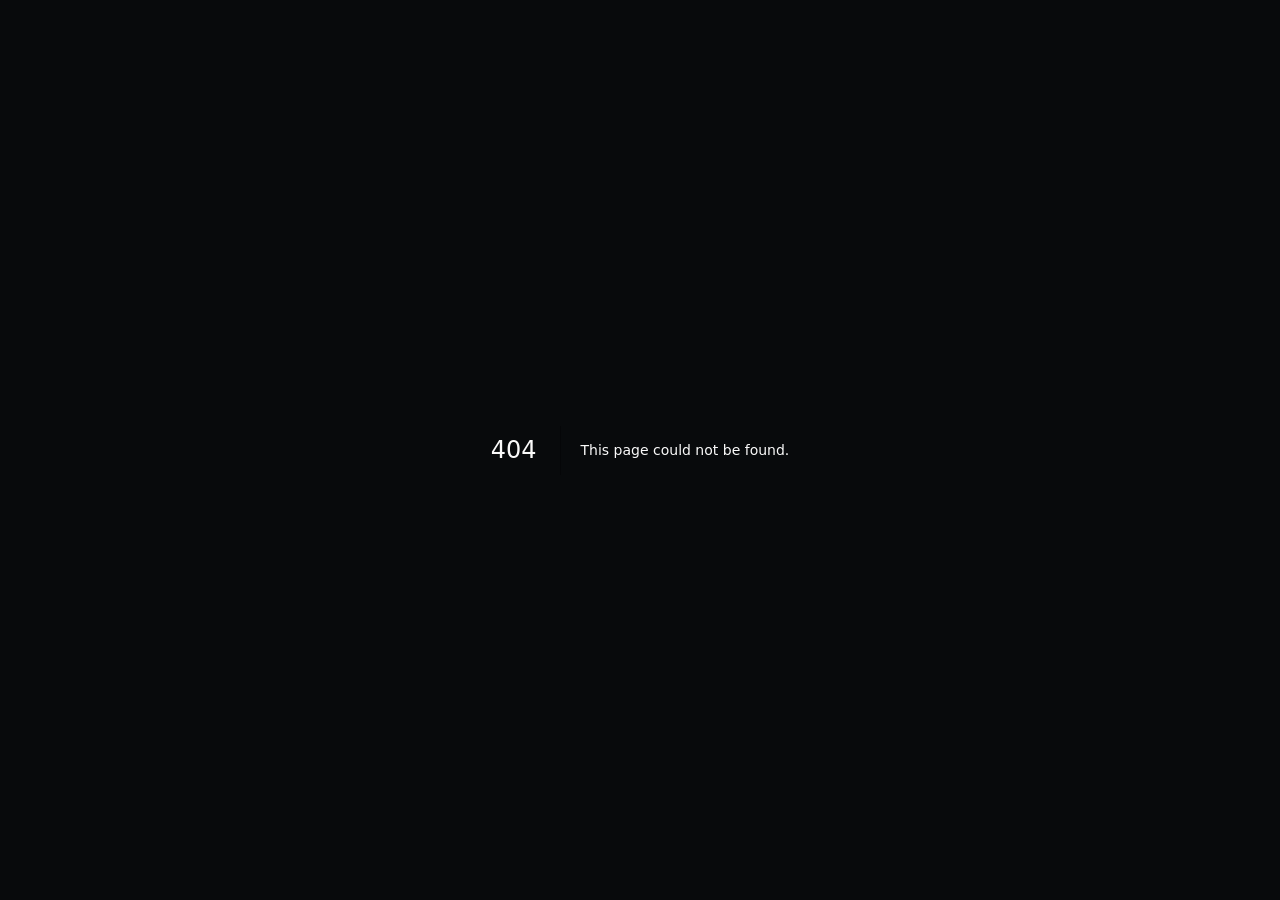
<file: 404/index.html>
<!DOCTYPE html><html lang="it" class="__variable_f367f3"><head><meta charSet="utf-8"/><meta name="viewport" content="width=device-width, initial-scale=1"/><link rel="preload" href="/_next/static/media/e4af272ccee01ff0-s.p.woff2" as="font" crossorigin="" type="font/woff2"/><link rel="stylesheet" href="/_next/static/css/2fd82b8216ed3470.css" data-precedence="next"/><link rel="preload" as="script" fetchPriority="low" href="/_next/static/chunks/webpack-cebdacc7cc4aa95c.js"/><script src="/_next/static/chunks/fd9d1056-d432a757410711d4.js" async=""></script><script src="/_next/static/chunks/117-5d9b4043f02a4bad.js" async=""></script><script src="/_next/static/chunks/main-app-f3bfa07215fb744a.js" async=""></script><script src="/_next/static/chunks/438-31120182f1a4500d.js" async=""></script><script src="/_next/static/chunks/app/layout-8bb890ee4df25c6d.js" async=""></script><meta name="robots" content="noindex"/><title>404: This page could not be found.</title><title>Spazio Game - AI Security for Slot Rooms</title><meta name="description" content="Intelligent monitoring, anomaly detection, total control. AI-powered security system for slot rooms and gaming venues."/><meta name="author" content="Spazio Game"/><meta name="keywords" content="AI security,slot room monitoring,anomaly detection,surveillance,gaming security"/><meta property="og:title" content="Spazio Game - AI Security for Slot Rooms"/><meta property="og:description" content="Intelligent monitoring, anomaly detection, total control."/><meta property="og:type" content="website"/><meta name="twitter:card" content="summary"/><meta name="twitter:title" content="Spazio Game - AI Security for Slot Rooms"/><meta name="twitter:description" content="Intelligent monitoring, anomaly detection, total control."/><meta name="next-size-adjust"/><script src="/_next/static/chunks/polyfills-42372ed130431b0a.js" noModule=""></script></head><body class="__className_f367f3 antialiased bg-background text-foreground min-h-screen"><script>((e,t,r,n,a,o,l,i)=>{let s=document.documentElement,u=["light","dark"];function c(t){(Array.isArray(e)?e:[e]).forEach(e=>{let r="class"===e,n=r&&o?a.map(e=>o[e]||e):a;r?(s.classList.remove(...n),s.classList.add(o&&o[t]?o[t]:t)):s.setAttribute(e,t)}),i&&u.includes(t)&&(s.style.colorScheme=t)}if(n)c(n);else try{let e=localStorage.getItem(t)||r,n=l&&"system"===e?window.matchMedia("(prefers-color-scheme: dark)").matches?"dark":"light":e;c(n)}catch(e){}})("class","theme","dark",null,["light","dark"],null,false,true)</script><div style="font-family:system-ui,&quot;Segoe UI&quot;,Roboto,Helvetica,Arial,sans-serif,&quot;Apple Color Emoji&quot;,&quot;Segoe UI Emoji&quot;;height:100vh;text-align:center;display:flex;flex-direction:column;align-items:center;justify-content:center"><div><style>body{color:#000;background:#fff;margin:0}.next-error-h1{border-right:1px solid rgba(0,0,0,.3)}@media (prefers-color-scheme:dark){body{color:#fff;background:#000}.next-error-h1{border-right:1px solid rgba(255,255,255,.3)}}</style><h1 class="next-error-h1" style="display:inline-block;margin:0 20px 0 0;padding:0 23px 0 0;font-size:24px;font-weight:500;vertical-align:top;line-height:49px">404</h1><div style="display:inline-block"><h2 style="font-size:14px;font-weight:400;line-height:49px;margin:0">This page could not be found.</h2></div></div></div><section aria-label="Notifications alt+T" tabindex="-1" aria-live="polite" aria-relevant="additions text" aria-atomic="false"></section><script src="/_next/static/chunks/webpack-cebdacc7cc4aa95c.js" async=""></script><script>(self.__next_f=self.__next_f||[]).push([0]);self.__next_f.push([2,null])</script><script>self.__next_f.push([1,"1:HL[\"/_next/static/media/e4af272ccee01ff0-s.p.woff2\",\"font\",{\"crossOrigin\":\"\",\"type\":\"font/woff2\"}]\n2:HL[\"/_next/static/css/2fd82b8216ed3470.css\",\"style\"]\n"])</script><script>self.__next_f.push([1,"3:I[12846,[],\"\"]\n5:I[4707,[],\"\"]\n6:I[36423,[],\"\"]\n7:I[82798,[\"438\",\"static/chunks/438-31120182f1a4500d.js\",\"185\",\"static/chunks/app/layout-8bb890ee4df25c6d.js\"],\"ThemeProvider\"]\n8:I[52251,[\"438\",\"static/chunks/438-31120182f1a4500d.js\",\"185\",\"static/chunks/app/layout-8bb890ee4df25c6d.js\"],\"TooltipProvider\"]\nd:I[31635,[\"438\",\"static/chunks/438-31120182f1a4500d.js\",\"185\",\"static/chunks/app/layout-8bb890ee4df25c6d.js\"],\"Toaster\"]\nf:I[61060,[],\"\"]\n9:{\"fontFamily\":\"system-ui,\\\"Segoe UI\\\",Roboto,Helvetica,Arial,sans-serif,\\\"Apple Color Emoji\\\",\\\"Segoe UI Emoji\\\"\",\"height\":\"100vh\",\"textAlign\":\"center\",\"display\":\"flex\",\"flexDirection\":\"column\",\"alignItems\":\"center\",\"justifyContent\":\"center\"}\na:{\"display\":\"inline-block\",\"margin\":\"0 20px 0 0\",\"padding\":\"0 23px 0 0\",\"fontSize\":24,\"fontWeight\":500,\"verticalAlign\":\"top\",\"lineHeight\":\"49px\"}\nb:{\"display\":\"inline-block\"}\nc:{\"fontSize\":14,\"fontWeight\":400,\"lineHeight\":\"49px\",\"margin\":0}\n10:[]\n"])</script><script>self.__next_f.push([1,"0:[\"$\",\"$L3\",null,{\"buildId\":\"SF-yhMfAJB8RfXRBmqNhc\",\"assetPrefix\":\"\",\"urlParts\":[\"\",\"_not-found\",\"\"],\"initialTree\":[\"\",{\"children\":[\"/_not-found\",{\"children\":[\"__PAGE__\",{}]}]},\"$undefined\",\"$undefined\",true],\"initialSeedData\":[\"\",{\"children\":[\"/_not-found\",{\"children\":[\"__PAGE__\",{},[[\"$L4\",[[\"$\",\"title\",null,{\"children\":\"404: This page could not be found.\"}],[\"$\",\"div\",null,{\"style\":{\"fontFamily\":\"system-ui,\\\"Segoe UI\\\",Roboto,Helvetica,Arial,sans-serif,\\\"Apple Color Emoji\\\",\\\"Segoe UI Emoji\\\"\",\"height\":\"100vh\",\"textAlign\":\"center\",\"display\":\"flex\",\"flexDirection\":\"column\",\"alignItems\":\"center\",\"justifyContent\":\"center\"},\"children\":[\"$\",\"div\",null,{\"children\":[[\"$\",\"style\",null,{\"dangerouslySetInnerHTML\":{\"__html\":\"body{color:#000;background:#fff;margin:0}.next-error-h1{border-right:1px solid rgba(0,0,0,.3)}@media (prefers-color-scheme:dark){body{color:#fff;background:#000}.next-error-h1{border-right:1px solid rgba(255,255,255,.3)}}\"}}],[\"$\",\"h1\",null,{\"className\":\"next-error-h1\",\"style\":{\"display\":\"inline-block\",\"margin\":\"0 20px 0 0\",\"padding\":\"0 23px 0 0\",\"fontSize\":24,\"fontWeight\":500,\"verticalAlign\":\"top\",\"lineHeight\":\"49px\"},\"children\":\"404\"}],[\"$\",\"div\",null,{\"style\":{\"display\":\"inline-block\"},\"children\":[\"$\",\"h2\",null,{\"style\":{\"fontSize\":14,\"fontWeight\":400,\"lineHeight\":\"49px\",\"margin\":0},\"children\":\"This page could not be found.\"}]}]]}]}]],null],null],null]},[null,[\"$\",\"$L5\",null,{\"parallelRouterKey\":\"children\",\"segmentPath\":[\"children\",\"/_not-found\",\"children\"],\"error\":\"$undefined\",\"errorStyles\":\"$undefined\",\"errorScripts\":\"$undefined\",\"template\":[\"$\",\"$L6\",null,{}],\"templateStyles\":\"$undefined\",\"templateScripts\":\"$undefined\",\"notFound\":\"$undefined\",\"notFoundStyles\":\"$undefined\"}]],null]},[[[[\"$\",\"link\",\"0\",{\"rel\":\"stylesheet\",\"href\":\"/_next/static/css/2fd82b8216ed3470.css\",\"precedence\":\"next\",\"crossOrigin\":\"$undefined\"}]],[\"$\",\"html\",null,{\"lang\":\"it\",\"className\":\"__variable_f367f3\",\"suppressHydrationWarning\":true,\"children\":[\"$\",\"body\",null,{\"className\":\"__className_f367f3 antialiased bg-background text-foreground min-h-screen\",\"children\":[\"$\",\"$L7\",null,{\"attribute\":\"class\",\"defaultTheme\":\"dark\",\"enableSystem\":false,\"disableTransitionOnChange\":true,\"children\":[\"$\",\"$L8\",null,{\"children\":[[\"$\",\"$L5\",null,{\"parallelRouterKey\":\"children\",\"segmentPath\":[\"children\"],\"error\":\"$undefined\",\"errorStyles\":\"$undefined\",\"errorScripts\":\"$undefined\",\"template\":[\"$\",\"$L6\",null,{}],\"templateStyles\":\"$undefined\",\"templateScripts\":\"$undefined\",\"notFound\":[[\"$\",\"title\",null,{\"children\":\"404: This page could not be found.\"}],[\"$\",\"div\",null,{\"style\":\"$9\",\"children\":[\"$\",\"div\",null,{\"children\":[[\"$\",\"style\",null,{\"dangerouslySetInnerHTML\":{\"__html\":\"body{color:#000;background:#fff;margin:0}.next-error-h1{border-right:1px solid rgba(0,0,0,.3)}@media (prefers-color-scheme:dark){body{color:#fff;background:#000}.next-error-h1{border-right:1px solid rgba(255,255,255,.3)}}\"}}],[\"$\",\"h1\",null,{\"className\":\"next-error-h1\",\"style\":\"$a\",\"children\":\"404\"}],[\"$\",\"div\",null,{\"style\":\"$b\",\"children\":[\"$\",\"h2\",null,{\"style\":\"$c\",\"children\":\"This page could not be found.\"}]}]]}]}]],\"notFoundStyles\":[]}],[\"$\",\"$Ld\",null,{\"position\":\"top-right\",\"richColors\":true}]]}]}]}]}]],null],null],\"couldBeIntercepted\":false,\"initialHead\":[[\"$\",\"meta\",null,{\"name\":\"robots\",\"content\":\"noindex\"}],\"$Le\"],\"globalErrorComponent\":\"$f\",\"missingSlots\":\"$W10\"}]\n"])</script><script>self.__next_f.push([1,"e:[[\"$\",\"meta\",\"0\",{\"name\":\"viewport\",\"content\":\"width=device-width, initial-scale=1\"}],[\"$\",\"meta\",\"1\",{\"charSet\":\"utf-8\"}],[\"$\",\"title\",\"2\",{\"children\":\"Spazio Game - AI Security for Slot Rooms\"}],[\"$\",\"meta\",\"3\",{\"name\":\"description\",\"content\":\"Intelligent monitoring, anomaly detection, total control. AI-powered security system for slot rooms and gaming venues.\"}],[\"$\",\"meta\",\"4\",{\"name\":\"author\",\"content\":\"Spazio Game\"}],[\"$\",\"meta\",\"5\",{\"name\":\"keywords\",\"content\":\"AI security,slot room monitoring,anomaly detection,surveillance,gaming security\"}],[\"$\",\"meta\",\"6\",{\"property\":\"og:title\",\"content\":\"Spazio Game - AI Security for Slot Rooms\"}],[\"$\",\"meta\",\"7\",{\"property\":\"og:description\",\"content\":\"Intelligent monitoring, anomaly detection, total control.\"}],[\"$\",\"meta\",\"8\",{\"property\":\"og:type\",\"content\":\"website\"}],[\"$\",\"meta\",\"9\",{\"name\":\"twitter:card\",\"content\":\"summary\"}],[\"$\",\"meta\",\"10\",{\"name\":\"twitter:title\",\"content\":\"Spazio Game - AI Security for Slot Rooms\"}],[\"$\",\"meta\",\"11\",{\"name\":\"twitter:description\",\"content\":\"Intelligent monitoring, anomaly detection, total control.\"}],[\"$\",\"meta\",\"12\",{\"name\":\"next-size-adjust\"}]]\n4:null\n"])</script></body></html>
</file>
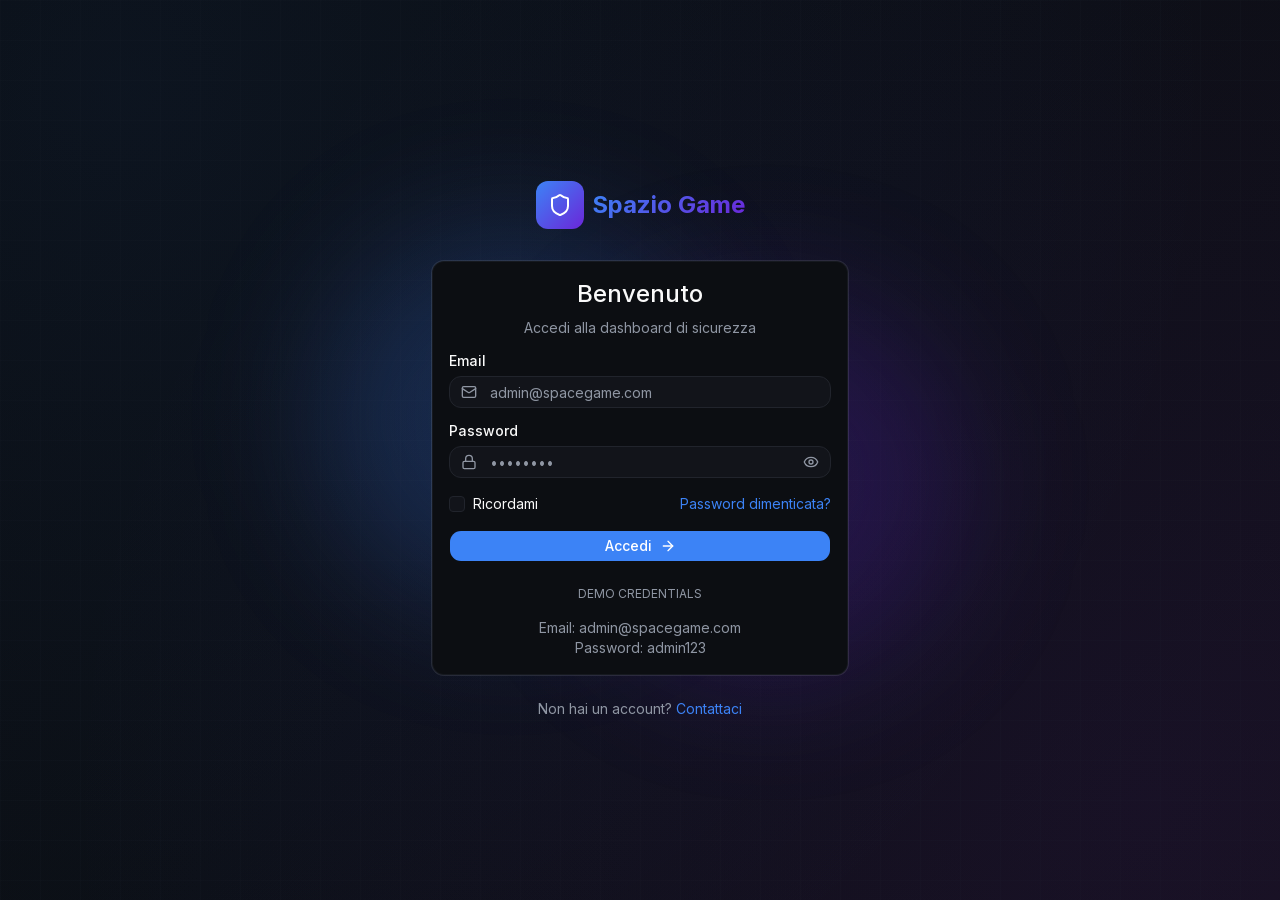
<file: login/index.html>
<!DOCTYPE html><html lang="it" class="__variable_f367f3"><head><meta charSet="utf-8"/><meta name="viewport" content="width=device-width, initial-scale=1"/><link rel="preload" href="/_next/static/media/e4af272ccee01ff0-s.p.woff2" as="font" crossorigin="" type="font/woff2"/><link rel="stylesheet" href="/_next/static/css/2fd82b8216ed3470.css" data-precedence="next"/><link rel="preload" as="script" fetchPriority="low" href="/_next/static/chunks/webpack-cebdacc7cc4aa95c.js"/><script src="/_next/static/chunks/fd9d1056-d432a757410711d4.js" async=""></script><script src="/_next/static/chunks/117-5d9b4043f02a4bad.js" async=""></script><script src="/_next/static/chunks/main-app-f3bfa07215fb744a.js" async=""></script><script src="/_next/static/chunks/178-fcb21afbc5624dfe.js" async=""></script><script src="/_next/static/chunks/648-33046f6ad76f4085.js" async=""></script><script src="/_next/static/chunks/438-31120182f1a4500d.js" async=""></script><script src="/_next/static/chunks/420-e4c86992fca6fb8a.js" async=""></script><script src="/_next/static/chunks/345-623d5998707151cc.js" async=""></script><script src="/_next/static/chunks/app/login/page-0991a11570db13b5.js" async=""></script><script src="/_next/static/chunks/app/layout-8bb890ee4df25c6d.js" async=""></script><title>Spazio Game - AI Security for Slot Rooms</title><meta name="description" content="Intelligent monitoring, anomaly detection, total control. AI-powered security system for slot rooms and gaming venues."/><meta name="author" content="Spazio Game"/><meta name="keywords" content="AI security,slot room monitoring,anomaly detection,surveillance,gaming security"/><meta property="og:title" content="Spazio Game - AI Security for Slot Rooms"/><meta property="og:description" content="Intelligent monitoring, anomaly detection, total control."/><meta property="og:type" content="website"/><meta name="twitter:card" content="summary"/><meta name="twitter:title" content="Spazio Game - AI Security for Slot Rooms"/><meta name="twitter:description" content="Intelligent monitoring, anomaly detection, total control."/><link rel="icon" href="/favicon.ico" type="image/x-icon" sizes="16x16"/><meta name="next-size-adjust"/><script src="/_next/static/chunks/polyfills-42372ed130431b0a.js" noModule=""></script></head><body class="__className_f367f3 antialiased bg-background text-foreground min-h-screen"><script>((e,t,r,n,a,o,l,i)=>{let s=document.documentElement,u=["light","dark"];function c(t){(Array.isArray(e)?e:[e]).forEach(e=>{let r="class"===e,n=r&&o?a.map(e=>o[e]||e):a;r?(s.classList.remove(...n),s.classList.add(o&&o[t]?o[t]:t)):s.setAttribute(e,t)}),i&&u.includes(t)&&(s.style.colorScheme=t)}if(n)c(n);else try{let e=localStorage.getItem(t)||r,n=l&&"system"===e?window.matchMedia("(prefers-color-scheme: dark)").matches?"dark":"light":e;c(n)}catch(e){}})("class","theme","dark",null,["light","dark"],null,false,true)</script><div class="min-h-screen flex items-center justify-center relative overflow-hidden"><div class="absolute inset-0 animated-bg"></div><div class="absolute inset-0 grid-pattern opacity-30"></div><div class="absolute top-1/4 left-1/4 w-96 h-96 bg-primary/20 rounded-full blur-3xl"></div><div class="absolute bottom-1/4 right-1/4 w-96 h-96 bg-accent/20 rounded-full blur-3xl"></div><div class="relative z-10 w-full max-w-md px-4"><div style="opacity:0;transform:translateY(30px)"><div class="text-center mb-8"><a class="inline-flex items-center gap-2" href="/"><div class="w-12 h-12 rounded-xl bg-gradient-to-br from-primary to-accent flex items-center justify-center"><svg xmlns="http://www.w3.org/2000/svg" width="24" height="24" viewBox="0 0 24 24" fill="none" stroke="currentColor" stroke-width="2" stroke-linecap="round" stroke-linejoin="round" class="lucide lucide-shield w-6 h-6 text-white" aria-hidden="true"><path d="M20 13c0 5-3.5 7.5-7.66 8.95a1 1 0 0 1-.67-.01C7.5 20.5 4 18 4 13V6a1 1 0 0 1 1-1c2 0 4.5-1.2 6.24-2.72a1.17 1.17 0 0 1 1.52 0C14.51 3.81 17 5 19 5a1 1 0 0 1 1 1z"></path></svg></div><span class="text-2xl font-bold gradient-text">Spazio Game</span></a></div><div data-slot="card" data-size="default" class="group/card flex flex-col gap-4 overflow-hidden rounded-xl bg-card py-4 text-sm text-card-foreground ring-1 ring-foreground/10 has-data-[slot=card-footer]:pb-0 has-[&gt;img:first-child]:pt-0 data-[size=sm]:gap-3 data-[size=sm]:py-3 data-[size=sm]:has-data-[slot=card-footer]:pb-0 *:[img:first-child]:rounded-t-xl *:[img:last-child]:rounded-b-xl glass-card border-border/50"><div data-slot="card-header" class="group/card-header @container/card-header grid auto-rows-min items-start gap-1 rounded-t-xl px-4 group-data-[size=sm]/card:px-3 has-data-[slot=card-action]:grid-cols-[1fr_auto] has-data-[slot=card-description]:grid-rows-[auto_auto] [.border-b]:pb-4 group-data-[size=sm]/card:[.border-b]:pb-3 space-y-1"><div data-slot="card-title" class="font-heading font-medium group-data-[size=sm]/card:text-sm text-2xl text-center">Benvenuto</div><div data-slot="card-description" class="text-sm text-muted-foreground text-center">Accedi alla dashboard di sicurezza</div></div><div data-slot="card-content" class="px-4 group-data-[size=sm]/card:px-3"><form class="space-y-4"><div class="space-y-2"><label data-slot="label" class="flex items-center gap-2 text-sm leading-none font-medium select-none group-data-[disabled=true]:pointer-events-none group-data-[disabled=true]:opacity-50 peer-disabled:cursor-not-allowed peer-disabled:opacity-50" for="email">Email</label><div class="relative"><svg xmlns="http://www.w3.org/2000/svg" width="24" height="24" viewBox="0 0 24 24" fill="none" stroke="currentColor" stroke-width="2" stroke-linecap="round" stroke-linejoin="round" class="lucide lucide-mail absolute left-3 top-1/2 -translate-y-1/2 w-4 h-4 text-muted-foreground" aria-hidden="true"><path d="m22 7-8.991 5.727a2 2 0 0 1-2.009 0L2 7"></path><rect x="2" y="4" width="20" height="16" rx="2"></rect></svg><input id="email" type="email" data-slot="input" placeholder="admin@spacegame.com" required="" class="h-8 w-full min-w-0 rounded-lg border border-input bg-transparent px-2.5 py-1 text-base transition-colors outline-none file:inline-flex file:h-6 file:border-0 file:bg-transparent file:text-sm file:font-medium file:text-foreground placeholder:text-muted-foreground focus-visible:border-ring focus-visible:ring-3 focus-visible:ring-ring/50 disabled:pointer-events-none disabled:cursor-not-allowed disabled:bg-input/50 disabled:opacity-50 aria-invalid:border-destructive aria-invalid:ring-3 aria-invalid:ring-destructive/20 md:text-sm dark:bg-input/30 dark:disabled:bg-input/80 dark:aria-invalid:border-destructive/50 dark:aria-invalid:ring-destructive/40 pl-10" value=""/></div></div><div class="space-y-2"><label data-slot="label" class="flex items-center gap-2 text-sm leading-none font-medium select-none group-data-[disabled=true]:pointer-events-none group-data-[disabled=true]:opacity-50 peer-disabled:cursor-not-allowed peer-disabled:opacity-50" for="password">Password</label><div class="relative"><svg xmlns="http://www.w3.org/2000/svg" width="24" height="24" viewBox="0 0 24 24" fill="none" stroke="currentColor" stroke-width="2" stroke-linecap="round" stroke-linejoin="round" class="lucide lucide-lock absolute left-3 top-1/2 -translate-y-1/2 w-4 h-4 text-muted-foreground" aria-hidden="true"><rect width="18" height="11" x="3" y="11" rx="2" ry="2"></rect><path d="M7 11V7a5 5 0 0 1 10 0v4"></path></svg><input id="password" type="password" data-slot="input" placeholder="••••••••" required="" class="h-8 w-full min-w-0 rounded-lg border border-input bg-transparent px-2.5 py-1 text-base transition-colors outline-none file:inline-flex file:h-6 file:border-0 file:bg-transparent file:text-sm file:font-medium file:text-foreground placeholder:text-muted-foreground focus-visible:border-ring focus-visible:ring-3 focus-visible:ring-ring/50 disabled:pointer-events-none disabled:cursor-not-allowed disabled:bg-input/50 disabled:opacity-50 aria-invalid:border-destructive aria-invalid:ring-3 aria-invalid:ring-destructive/20 md:text-sm dark:bg-input/30 dark:disabled:bg-input/80 dark:aria-invalid:border-destructive/50 dark:aria-invalid:ring-destructive/40 pl-10 pr-10" value=""/><button type="button" class="absolute right-3 top-1/2 -translate-y-1/2 text-muted-foreground hover:text-foreground"><svg xmlns="http://www.w3.org/2000/svg" width="24" height="24" viewBox="0 0 24 24" fill="none" stroke="currentColor" stroke-width="2" stroke-linecap="round" stroke-linejoin="round" class="lucide lucide-eye w-4 h-4" aria-hidden="true"><path d="M2.062 12.348a1 1 0 0 1 0-.696 10.75 10.75 0 0 1 19.876 0 1 1 0 0 1 0 .696 10.75 10.75 0 0 1-19.876 0"></path><circle cx="12" cy="12" r="3"></circle></svg></button></div></div><div class="flex items-center justify-between"><div class="flex items-center space-x-2"><span data-unchecked="" role="checkbox" tabindex="0" id="base-ui-:R1bdaputkq:" aria-checked="false" data-slot="checkbox" class="peer relative flex size-4 shrink-0 items-center justify-center rounded-[4px] border border-input transition-colors outline-none group-has-disabled/field:opacity-50 after:absolute after:-inset-x-3 after:-inset-y-2 focus-visible:border-ring focus-visible:ring-3 focus-visible:ring-ring/50 disabled:cursor-not-allowed disabled:opacity-50 aria-invalid:border-destructive aria-invalid:ring-3 aria-invalid:ring-destructive/20 aria-invalid:aria-checked:border-primary dark:bg-input/30 dark:aria-invalid:border-destructive/50 dark:aria-invalid:ring-destructive/40 data-checked:border-primary data-checked:bg-primary data-checked:text-primary-foreground dark:data-checked:bg-primary"></span><input id="remember" style="clip-path:inset(50%);overflow:hidden;white-space:nowrap;border:0;padding:0;width:1px;height:1px;margin:-1px;position:fixed;top:0;left:0" tabindex="-1" type="checkbox" aria-hidden="true"/><label data-slot="label" class="flex items-center gap-2 select-none group-data-[disabled=true]:pointer-events-none group-data-[disabled=true]:opacity-50 peer-disabled:cursor-not-allowed peer-disabled:opacity-50 text-sm font-normal" for="remember">Ricordami</label></div><a class="text-sm text-primary hover:underline" href="#">Password dimenticata?</a></div><button type="submit" tabindex="0" data-slot="button" class="group/button inline-flex shrink-0 items-center justify-center rounded-lg border border-transparent bg-clip-padding text-sm font-medium whitespace-nowrap transition-all outline-none select-none focus-visible:border-ring focus-visible:ring-3 focus-visible:ring-ring/50 active:translate-y-px disabled:pointer-events-none disabled:opacity-50 aria-invalid:border-destructive aria-invalid:ring-3 aria-invalid:ring-destructive/20 dark:aria-invalid:border-destructive/50 dark:aria-invalid:ring-destructive/40 [&amp;_svg]:pointer-events-none [&amp;_svg]:shrink-0 [&amp;_svg:not([class*=&#x27;size-&#x27;])]:size-4 text-primary-foreground [a]:hover:bg-primary/80 h-8 gap-1.5 px-2.5 has-data-[icon=inline-end]:pr-2 has-data-[icon=inline-start]:pl-2 w-full bg-primary hover:bg-primary/90"><div class="flex items-center gap-2">Accedi<svg xmlns="http://www.w3.org/2000/svg" width="24" height="24" viewBox="0 0 24 24" fill="none" stroke="currentColor" stroke-width="2" stroke-linecap="round" stroke-linejoin="round" class="lucide lucide-arrow-right w-4 h-4" aria-hidden="true"><path d="M5 12h14"></path><path d="m12 5 7 7-7 7"></path></svg></div></button></form><div class="mt-6"><div class="relative"><div class="absolute inset-0 flex items-center"><div data-orientation="horizontal" role="separator" aria-orientation="horizontal" data-slot="separator" class="shrink-0 bg-border data-horizontal:h-px data-horizontal:w-full data-vertical:w-px data-vertical:self-stretch"></div></div><div class="relative flex justify-center text-xs uppercase"><span class="bg-card px-2 text-muted-foreground">Demo Credentials</span></div></div><div class="mt-4 text-center text-sm text-muted-foreground"><p>Email: admin@spacegame.com</p><p>Password: admin123</p></div></div></div></div><p class="text-center mt-6 text-sm text-muted-foreground">Non hai un account?<!-- --> <a class="text-primary hover:underline" href="#">Contattaci</a></p></div></div></div><section aria-label="Notifications alt+T" tabindex="-1" aria-live="polite" aria-relevant="additions text" aria-atomic="false"></section><script src="/_next/static/chunks/webpack-cebdacc7cc4aa95c.js" async=""></script><script>(self.__next_f=self.__next_f||[]).push([0]);self.__next_f.push([2,null])</script><script>self.__next_f.push([1,"1:HL[\"/_next/static/media/e4af272ccee01ff0-s.p.woff2\",\"font\",{\"crossOrigin\":\"\",\"type\":\"font/woff2\"}]\n2:HL[\"/_next/static/css/2fd82b8216ed3470.css\",\"style\"]\n"])</script><script>self.__next_f.push([1,"3:I[12846,[],\"\"]\n5:I[19107,[],\"ClientPageRoot\"]\n6:I[75705,[\"178\",\"static/chunks/178-fcb21afbc5624dfe.js\",\"648\",\"static/chunks/648-33046f6ad76f4085.js\",\"438\",\"static/chunks/438-31120182f1a4500d.js\",\"420\",\"static/chunks/420-e4c86992fca6fb8a.js\",\"345\",\"static/chunks/345-623d5998707151cc.js\",\"626\",\"static/chunks/app/login/page-0991a11570db13b5.js\"],\"default\",1]\n7:I[4707,[],\"\"]\n8:I[36423,[],\"\"]\n9:I[82798,[\"438\",\"static/chunks/438-31120182f1a4500d.js\",\"185\",\"static/chunks/app/layout-8bb890ee4df25c6d.js\"],\"ThemeProvider\"]\na:I[52251,[\"438\",\"static/chunks/438-31120182f1a4500d.js\",\"185\",\"static/chunks/app/layout-8bb890ee4df25c6d.js\"],\"TooltipProvider\"]\nb:I[31635,[\"438\",\"static/chunks/438-31120182f1a4500d.js\",\"185\",\"static/chunks/app/layout-8bb890ee4df25c6d.js\"],\"Toaster\"]\nd:I[61060,[],\"\"]\ne:[]\n"])</script><script>self.__next_f.push([1,"0:[\"$\",\"$L3\",null,{\"buildId\":\"SF-yhMfAJB8RfXRBmqNhc\",\"assetPrefix\":\"\",\"urlParts\":[\"\",\"login\",\"\"],\"initialTree\":[\"\",{\"children\":[\"login\",{\"children\":[\"__PAGE__\",{}]}]},\"$undefined\",\"$undefined\",true],\"initialSeedData\":[\"\",{\"children\":[\"login\",{\"children\":[\"__PAGE__\",{},[[\"$L4\",[\"$\",\"$L5\",null,{\"props\":{\"params\":{},\"searchParams\":{}},\"Component\":\"$6\"}],null],null],null]},[null,[\"$\",\"$L7\",null,{\"parallelRouterKey\":\"children\",\"segmentPath\":[\"children\",\"login\",\"children\"],\"error\":\"$undefined\",\"errorStyles\":\"$undefined\",\"errorScripts\":\"$undefined\",\"template\":[\"$\",\"$L8\",null,{}],\"templateStyles\":\"$undefined\",\"templateScripts\":\"$undefined\",\"notFound\":\"$undefined\",\"notFoundStyles\":\"$undefined\"}]],null]},[[[[\"$\",\"link\",\"0\",{\"rel\":\"stylesheet\",\"href\":\"/_next/static/css/2fd82b8216ed3470.css\",\"precedence\":\"next\",\"crossOrigin\":\"$undefined\"}]],[\"$\",\"html\",null,{\"lang\":\"it\",\"className\":\"__variable_f367f3\",\"suppressHydrationWarning\":true,\"children\":[\"$\",\"body\",null,{\"className\":\"__className_f367f3 antialiased bg-background text-foreground min-h-screen\",\"children\":[\"$\",\"$L9\",null,{\"attribute\":\"class\",\"defaultTheme\":\"dark\",\"enableSystem\":false,\"disableTransitionOnChange\":true,\"children\":[\"$\",\"$La\",null,{\"children\":[[\"$\",\"$L7\",null,{\"parallelRouterKey\":\"children\",\"segmentPath\":[\"children\"],\"error\":\"$undefined\",\"errorStyles\":\"$undefined\",\"errorScripts\":\"$undefined\",\"template\":[\"$\",\"$L8\",null,{}],\"templateStyles\":\"$undefined\",\"templateScripts\":\"$undefined\",\"notFound\":[[\"$\",\"title\",null,{\"children\":\"404: This page could not be found.\"}],[\"$\",\"div\",null,{\"style\":{\"fontFamily\":\"system-ui,\\\"Segoe UI\\\",Roboto,Helvetica,Arial,sans-serif,\\\"Apple Color Emoji\\\",\\\"Segoe UI Emoji\\\"\",\"height\":\"100vh\",\"textAlign\":\"center\",\"display\":\"flex\",\"flexDirection\":\"column\",\"alignItems\":\"center\",\"justifyContent\":\"center\"},\"children\":[\"$\",\"div\",null,{\"children\":[[\"$\",\"style\",null,{\"dangerouslySetInnerHTML\":{\"__html\":\"body{color:#000;background:#fff;margin:0}.next-error-h1{border-right:1px solid rgba(0,0,0,.3)}@media (prefers-color-scheme:dark){body{color:#fff;background:#000}.next-error-h1{border-right:1px solid rgba(255,255,255,.3)}}\"}}],[\"$\",\"h1\",null,{\"className\":\"next-error-h1\",\"style\":{\"display\":\"inline-block\",\"margin\":\"0 20px 0 0\",\"padding\":\"0 23px 0 0\",\"fontSize\":24,\"fontWeight\":500,\"verticalAlign\":\"top\",\"lineHeight\":\"49px\"},\"children\":\"404\"}],[\"$\",\"div\",null,{\"style\":{\"display\":\"inline-block\"},\"children\":[\"$\",\"h2\",null,{\"style\":{\"fontSize\":14,\"fontWeight\":400,\"lineHeight\":\"49px\",\"margin\":0},\"children\":\"This page could not be found.\"}]}]]}]}]],\"notFoundStyles\":[]}],[\"$\",\"$Lb\",null,{\"position\":\"top-right\",\"richColors\":true}]]}]}]}]}]],null],null],\"couldBeIntercepted\":false,\"initialHead\":[null,\"$Lc\"],\"globalErrorComponent\":\"$d\",\"missingSlots\":\"$We\"}]\n"])</script><script>self.__next_f.push([1,"c:[[\"$\",\"meta\",\"0\",{\"name\":\"viewport\",\"content\":\"width=device-width, initial-scale=1\"}],[\"$\",\"meta\",\"1\",{\"charSet\":\"utf-8\"}],[\"$\",\"title\",\"2\",{\"children\":\"Spazio Game - AI Security for Slot Rooms\"}],[\"$\",\"meta\",\"3\",{\"name\":\"description\",\"content\":\"Intelligent monitoring, anomaly detection, total control. AI-powered security system for slot rooms and gaming venues.\"}],[\"$\",\"meta\",\"4\",{\"name\":\"author\",\"content\":\"Spazio Game\"}],[\"$\",\"meta\",\"5\",{\"name\":\"keywords\",\"content\":\"AI security,slot room monitoring,anomaly detection,surveillance,gaming security\"}],[\"$\",\"meta\",\"6\",{\"property\":\"og:title\",\"content\":\"Spazio Game - AI Security for Slot Rooms\"}],[\"$\",\"meta\",\"7\",{\"property\":\"og:description\",\"content\":\"Intelligent monitoring, anomaly detection, total control.\"}],[\"$\",\"meta\",\"8\",{\"property\":\"og:type\",\"content\":\"website\"}],[\"$\",\"meta\",\"9\",{\"name\":\"twitter:card\",\"content\":\"summary\"}],[\"$\",\"meta\",\"10\",{\"name\":\"twitter:title\",\"content\":\"Spazio Game - AI Security for Slot Rooms\"}],[\"$\",\"meta\",\"11\",{\"name\":\"twitter:description\",\"content\":\"Intelligent monitoring, anomaly detection, total control.\"}],[\"$\",\"link\",\"12\",{\"rel\":\"icon\",\"href\":\"/favicon.ico\",\"type\":\"image/x-icon\",\"sizes\":\"16x16\"}],[\"$\",\"meta\",\"13\",{\"name\":\"next-size-adjust\"}]]\n4:null\n"])</script></body></html>
</file>
<file: _next/static/css/2fd82b8216ed3470.css>
@font-face{font-family:__Inter_f367f3;font-style:normal;font-weight:100 900;font-display:swap;src:url(/_next/static/media/ba9851c3c22cd980-s.woff2) format("woff2");unicode-range:u+0460-052f,u+1c80-1c8a,u+20b4,u+2de0-2dff,u+a640-a69f,u+fe2e-fe2f}@font-face{font-family:__Inter_f367f3;font-style:normal;font-weight:100 900;font-display:swap;src:url(/_next/static/media/21350d82a1f187e9-s.woff2) format("woff2");unicode-range:u+0301,u+0400-045f,u+0490-0491,u+04b0-04b1,u+2116}@font-face{font-family:__Inter_f367f3;font-style:normal;font-weight:100 900;font-display:swap;src:url(/_next/static/media/c5fe6dc8356a8c31-s.woff2) format("woff2");unicode-range:u+1f??}@font-face{font-family:__Inter_f367f3;font-style:normal;font-weight:100 900;font-display:swap;src:url(/_next/static/media/19cfc7226ec3afaa-s.woff2) format("woff2");unicode-range:u+0370-0377,u+037a-037f,u+0384-038a,u+038c,u+038e-03a1,u+03a3-03ff}@font-face{font-family:__Inter_f367f3;font-style:normal;font-weight:100 900;font-display:swap;src:url(/_next/static/media/df0a9ae256c0569c-s.woff2) format("woff2");unicode-range:u+0102-0103,u+0110-0111,u+0128-0129,u+0168-0169,u+01a0-01a1,u+01af-01b0,u+0300-0301,u+0303-0304,u+0308-0309,u+0323,u+0329,u+1ea0-1ef9,u+20ab}@font-face{font-family:__Inter_f367f3;font-style:normal;font-weight:100 900;font-display:swap;src:url(/_next/static/media/8e9860b6e62d6359-s.woff2) format("woff2");unicode-range:u+0100-02ba,u+02bd-02c5,u+02c7-02cc,u+02ce-02d7,u+02dd-02ff,u+0304,u+0308,u+0329,u+1d00-1dbf,u+1e00-1e9f,u+1ef2-1eff,u+2020,u+20a0-20ab,u+20ad-20c0,u+2113,u+2c60-2c7f,u+a720-a7ff}@font-face{font-family:__Inter_f367f3;font-style:normal;font-weight:100 900;font-display:swap;src:url(/_next/static/media/e4af272ccee01ff0-s.p.woff2) format("woff2");unicode-range:u+00??,u+0131,u+0152-0153,u+02bb-02bc,u+02c6,u+02da,u+02dc,u+0304,u+0308,u+0329,u+2000-206f,u+20ac,u+2122,u+2191,u+2193,u+2212,u+2215,u+feff,u+fffd}@font-face{font-family:__Inter_Fallback_f367f3;src:local("Arial");ascent-override:90.49%;descent-override:22.56%;line-gap-override:0.00%;size-adjust:107.06%}.__className_f367f3{font-family:__Inter_f367f3,__Inter_Fallback_f367f3;font-style:normal}.__variable_f367f3{--font-sans:"__Inter_f367f3","__Inter_Fallback_f367f3"}*,:after,:before{--tw-border-spacing-x:0;--tw-border-spacing-y:0;--tw-translate-x:0;--tw-translate-y:0;--tw-rotate:0;--tw-skew-x:0;--tw-skew-y:0;--tw-scale-x:1;--tw-scale-y:1;--tw-pan-x: ;--tw-pan-y: ;--tw-pinch-zoom: ;--tw-scroll-snap-strictness:proximity;--tw-gradient-from-position: ;--tw-gradient-via-position: ;--tw-gradient-to-position: ;--tw-ordinal: ;--tw-slashed-zero: ;--tw-numeric-figure: ;--tw-numeric-spacing: ;--tw-numeric-fraction: ;--tw-ring-inset: ;--tw-ring-offset-width:0px;--tw-ring-offset-color:#fff;--tw-ring-color:rgba(59,130,246,.5);--tw-ring-offset-shadow:0 0 #0000;--tw-ring-shadow:0 0 #0000;--tw-shadow:0 0 #0000;--tw-shadow-colored:0 0 #0000;--tw-blur: ;--tw-brightness: ;--tw-contrast: ;--tw-grayscale: ;--tw-hue-rotate: ;--tw-invert: ;--tw-saturate: ;--tw-sepia: ;--tw-drop-shadow: ;--tw-backdrop-blur: ;--tw-backdrop-brightness: ;--tw-backdrop-contrast: ;--tw-backdrop-grayscale: ;--tw-backdrop-hue-rotate: ;--tw-backdrop-invert: ;--tw-backdrop-opacity: ;--tw-backdrop-saturate: ;--tw-backdrop-sepia: ;--tw-contain-size: ;--tw-contain-layout: ;--tw-contain-paint: ;--tw-contain-style: }::backdrop{--tw-border-spacing-x:0;--tw-border-spacing-y:0;--tw-translate-x:0;--tw-translate-y:0;--tw-rotate:0;--tw-skew-x:0;--tw-skew-y:0;--tw-scale-x:1;--tw-scale-y:1;--tw-pan-x: ;--tw-pan-y: ;--tw-pinch-zoom: ;--tw-scroll-snap-strictness:proximity;--tw-gradient-from-position: ;--tw-gradient-via-position: ;--tw-gradient-to-position: ;--tw-ordinal: ;--tw-slashed-zero: ;--tw-numeric-figure: ;--tw-numeric-spacing: ;--tw-numeric-fraction: ;--tw-ring-inset: ;--tw-ring-offset-width:0px;--tw-ring-offset-color:#fff;--tw-ring-color:rgba(59,130,246,.5);--tw-ring-offset-shadow:0 0 #0000;--tw-ring-shadow:0 0 #0000;--tw-shadow:0 0 #0000;--tw-shadow-colored:0 0 #0000;--tw-blur: ;--tw-brightness: ;--tw-contrast: ;--tw-grayscale: ;--tw-hue-rotate: ;--tw-invert: ;--tw-saturate: ;--tw-sepia: ;--tw-drop-shadow: ;--tw-backdrop-blur: ;--tw-backdrop-brightness: ;--tw-backdrop-contrast: ;--tw-backdrop-grayscale: ;--tw-backdrop-hue-rotate: ;--tw-backdrop-invert: ;--tw-backdrop-opacity: ;--tw-backdrop-saturate: ;--tw-backdrop-sepia: ;--tw-contain-size: ;--tw-contain-layout: ;--tw-contain-paint: ;--tw-contain-style: }/*
! tailwindcss v3.4.19 | MIT License | https://tailwindcss.com
*/*,:after,:before{box-sizing:border-box;border:0 solid #e5e7eb}:after,:before{--tw-content:""}:host,html{line-height:1.5;-webkit-text-size-adjust:100%;-moz-tab-size:4;tab-size:4;font-family:ui-sans-serif,system-ui,sans-serif,Apple Color Emoji,Segoe UI Emoji,Segoe UI Symbol,Noto Color Emoji;font-feature-settings:normal;font-variation-settings:normal;-webkit-tap-highlight-color:transparent}body{margin:0;line-height:inherit}hr{height:0;color:inherit;border-top-width:1px}abbr:where([title]){text-decoration:underline dotted}h1,h2,h3,h4,h5,h6{font-size:inherit;font-weight:inherit}a{color:inherit;text-decoration:inherit}b,strong{font-weight:bolder}code,kbd,pre,samp{font-family:ui-monospace,SFMono-Regular,Menlo,Monaco,Consolas,Liberation Mono,Courier New,monospace;font-feature-settings:normal;font-variation-settings:normal;font-size:1em}small{font-size:80%}sub,sup{font-size:75%;line-height:0;position:relative;vertical-align:baseline}sub{bottom:-.25em}sup{top:-.5em}table{text-indent:0;border-color:inherit;border-collapse:collapse}button,input,optgroup,select,textarea{font-family:inherit;font-feature-settings:inherit;font-variation-settings:inherit;font-size:100%;font-weight:inherit;line-height:inherit;letter-spacing:inherit;color:inherit;margin:0;padding:0}button,select{text-transform:none}button,input:where([type=button]),input:where([type=reset]),input:where([type=submit]){-webkit-appearance:button;background-color:transparent;background-image:none}:-moz-focusring{outline:auto}:-moz-ui-invalid{box-shadow:none}progress{vertical-align:baseline}::-webkit-inner-spin-button,::-webkit-outer-spin-button{height:auto}[type=search]{-webkit-appearance:textfield;outline-offset:-2px}::-webkit-search-decoration{-webkit-appearance:none}::-webkit-file-upload-button{-webkit-appearance:button;font:inherit}summary{display:list-item}blockquote,dd,dl,figure,h1,h2,h3,h4,h5,h6,hr,p,pre{margin:0}fieldset{margin:0}fieldset,legend{padding:0}menu,ol,ul{list-style:none;margin:0;padding:0}dialog{padding:0}textarea{resize:vertical}input::placeholder,textarea::placeholder{opacity:1;color:#9ca3af}[role=button],button{cursor:pointer}:disabled{cursor:default}audio,canvas,embed,iframe,img,object,svg,video{display:block;vertical-align:middle}img,video{max-width:100%;height:auto}[hidden]:where(:not([hidden=until-found])){display:none}:root{--background:220 20% 4%;--foreground:0 0% 98%;--card:220 20% 6%;--card-foreground:0 0% 98%;--popover:220 20% 6%;--popover-foreground:0 0% 98%;--primary:217 91% 60%;--primary-foreground:0 0% 100%;--secondary:220 15% 12%;--secondary-foreground:0 0% 98%;--muted:220 15% 15%;--muted-foreground:220 10% 60%;--accent:263 70% 50%;--accent-foreground:0 0% 100%;--destructive:0 84% 60%;--destructive-foreground:0 0% 100%;--border:220 15% 15%;--input:220 15% 15%;--ring:217 91% 60%;--radius:0.75rem}*{border-color:hsl(var(--border))}body{background-color:hsl(var(--background));color:hsl(var(--foreground));-webkit-font-smoothing:antialiased;-moz-osx-font-smoothing:grayscale;background:linear-gradient(135deg,#080a0c,#0b0e13 50%,#131018);min-height:100vh}html{scroll-behavior:smooth}.neon-glow-blue{box-shadow:0 0 20px rgba(60,131,246,.4),0 0 40px rgba(60,131,246,.2),0 0 60px rgba(60,131,246,.1)}.glass-card{background:rgba(16,19,24,.7);backdrop-filter:blur(12px);border:1px solid rgba(43,48,59,.5)}.glass-card-hover{transition:all .3s ease}.glass-card-hover:hover{background:rgba(20,24,31,.8);border-color:rgba(60,131,246,.3);box-shadow:0 0 30px rgba(60,131,246,.15)}@keyframes pulse-red{0%,to{box-shadow:0 0 5px rgba(239,67,67,.4)}50%{box-shadow:0 0 20px rgba(239,67,67,.8)}}.animated-bg{position:relative;overflow:hidden}.animated-bg:before{content:"";position:absolute;top:-50%;left:-50%;width:200%;height:200%;background:radial-gradient(circle at 30% 30%,rgba(60,131,246,.08) 0,transparent 50%),radial-gradient(circle at 70% 70%,rgba(107,38,217,.08) 0,transparent 50%);animation:rotate 30s linear infinite;pointer-events:none}@keyframes rotate{0%{transform:rotate(0deg)}to{transform:rotate(1turn)}}::-webkit-scrollbar{width:8px;height:8px}::-webkit-scrollbar-track{background:#101318}::-webkit-scrollbar-thumb{background:#363d49;border-radius:4px}::-webkit-scrollbar-thumb:hover{background:rgba(60,131,246,.5)}.grid-pattern{background-image:linear-gradient(rgba(43,48,59,.3) 1px,transparent 0),linear-gradient(90deg,rgba(43,48,59,.3) 1px,transparent 0);background-size:40px 40px}.sr-only{position:absolute;width:1px;height:1px;padding:0;margin:-1px;overflow:hidden;clip:rect(0,0,0,0);white-space:nowrap;border-width:0}.pointer-events-none{pointer-events:none}.visible{visibility:visible}.invisible{visibility:hidden}.fixed{position:fixed}.absolute{position:absolute}.relative{position:relative}.inset-0{inset:0}.inset-x-0{left:0;right:0}.bottom-0{bottom:0}.bottom-1\/4{bottom:25%}.bottom-8{bottom:2rem}.left-0{left:0}.left-1\/2{left:50%}.left-1\/4{left:25%}.left-3{left:.75rem}.right-0{right:0}.right-1\.5{right:.375rem}.right-1\/4{right:25%}.right-2{right:.5rem}.right-3{right:.75rem}.right-4{right:1rem}.top-0{top:0}.top-1\.5{top:.375rem}.top-1\/2{top:50%}.top-1\/4{top:25%}.top-2{top:.5rem}.top-3{top:.75rem}.top-4{top:1rem}.isolate{isolation:isolate}.z-0{z-index:0}.z-10{z-index:10}.z-40{z-index:40}.z-50{z-index:50}.col-span-1{grid-column:span 1/span 1}.col-span-3{grid-column:span 3/span 3}.col-start-2{grid-column-start:2}.row-span-2{grid-row:span 2/span 2}.row-start-1{grid-row-start:1}.-mx-1{margin-left:-.25rem;margin-right:-.25rem}.-mx-4{margin-left:-1rem;margin-right:-1rem}.mx-auto{margin-left:auto;margin-right:auto}.my-1{margin-top:.25rem;margin-bottom:.25rem}.-mb-4{margin-bottom:-1rem}.-ml-2{margin-left:-.5rem}.mb-1{margin-bottom:.25rem}.mb-16{margin-bottom:4rem}.mb-2{margin-bottom:.5rem}.mb-3{margin-bottom:.75rem}.mb-4{margin-bottom:1rem}.mb-6{margin-bottom:1.5rem}.mb-8{margin-bottom:2rem}.ml-1{margin-left:.25rem}.ml-2{margin-left:.5rem}.ml-auto{margin-left:auto}.mr-1{margin-right:.25rem}.mr-2{margin-right:.5rem}.mt-1{margin-top:.25rem}.mt-2{margin-top:.5rem}.mt-4{margin-top:1rem}.mt-6{margin-top:1.5rem}.mt-8{margin-top:2rem}.mt-auto{margin-top:auto}.block{display:block}.flex{display:flex}.inline-flex{display:inline-flex}.table{display:table}.table-caption{display:table-caption}.table-cell{display:table-cell}.table-row{display:table-row}.grid{display:grid}.hidden{display:none}.aspect-square{aspect-ratio:1/1}.aspect-video{aspect-ratio:16/9}.size-2\.5{width:.625rem;height:.625rem}.size-3{width:.75rem;height:.75rem}.size-3\.5{width:.875rem;height:.875rem}.size-4{width:1rem;height:1rem}.size-6{width:1.5rem;height:1.5rem}.size-7{width:1.75rem;height:1.75rem}.size-8{width:2rem;height:2rem}.size-9{width:2.25rem;height:2.25rem}.size-auto{width:auto;height:auto}.size-full{width:100%;height:100%}.h-0\.5{height:.125rem}.h-1{height:.25rem}.h-1\.5{height:.375rem}.h-10{height:2.5rem}.h-12{height:3rem}.h-16{height:4rem}.h-2{height:.5rem}.h-20{height:5rem}.h-3{height:.75rem}.h-32{height:8rem}.h-4{height:1rem}.h-40{height:10rem}.h-5{height:1.25rem}.h-6{height:1.5rem}.h-7{height:1.75rem}.h-8{height:2rem}.h-9{height:2.25rem}.h-96{height:24rem}.h-\[250px\]{height:250px}.h-\[calc\(100\%-1px\)\]{height:calc(100% - 1px)}.h-\[calc\(100vh-4rem\)\]{height:calc(100vh - 4rem)}.h-full{height:100%}.h-px{height:1px}.h-screen{height:100vh}.min-h-16{min-height:4rem}.min-h-screen{min-height:100vh}.w-1{width:.25rem}.w-1\.5{width:.375rem}.w-10{width:2.5rem}.w-12{width:3rem}.w-16{width:4rem}.w-2{width:.5rem}.w-20{width:5rem}.w-24{width:6rem}.w-3{width:.75rem}.w-4{width:1rem}.w-5{width:1.25rem}.w-6{width:1.5rem}.w-72{width:18rem}.w-8{width:2rem}.w-9{width:2.25rem}.w-96{width:24rem}.w-\[180px\]{width:180px}.w-\[280px\]{width:280px}.w-auto{width:auto}.w-fit{width:fit-content}.w-full{width:100%}.min-w-0{min-width:0}.min-w-32{min-width:8rem}.min-w-36{min-width:9rem}.min-w-7{min-width:1.75rem}.min-w-8{min-width:2rem}.min-w-9{min-width:2.25rem}.min-w-\[96px\]{min-width:96px}.max-w-2xl{max-width:42rem}.max-w-3xl{max-width:48rem}.max-w-4xl{max-width:56rem}.max-w-7xl{max-width:80rem}.max-w-\[calc\(100\%-2rem\)\]{max-width:calc(100% - 2rem)}.max-w-md{max-width:28rem}.max-w-xl{max-width:36rem}.max-w-xs{max-width:20rem}.flex-1{flex:1 1 0%}.flex-shrink-0,.shrink-0{flex-shrink:0}.grow{flex-grow:1}.caption-bottom{caption-side:bottom}.border-collapse{border-collapse:collapse}.-translate-x-1\/2{--tw-translate-x:-50%}.-translate-x-1\/2,.-translate-y-1\/2{transform:translate(var(--tw-translate-x),var(--tw-translate-y)) rotate(var(--tw-rotate)) skewX(var(--tw-skew-x)) skewY(var(--tw-skew-y)) scaleX(var(--tw-scale-x)) scaleY(var(--tw-scale-y))}.-translate-y-1\/2{--tw-translate-y:-50%}.translate-y-\[calc\(-50\%-2px\)\]{--tw-translate-y:calc(-50% - 2px)}.rotate-45,.translate-y-\[calc\(-50\%-2px\)\]{transform:translate(var(--tw-translate-x),var(--tw-translate-y)) rotate(var(--tw-rotate)) skewX(var(--tw-skew-x)) skewY(var(--tw-skew-y)) scaleX(var(--tw-scale-x)) scaleY(var(--tw-scale-y))}.rotate-45{--tw-rotate:45deg}@keyframes pulse{50%{opacity:.5}}.animate-pulse{animation:pulse 2s cubic-bezier(.4,0,.6,1) infinite}@keyframes spin{to{transform:rotate(1turn)}}.animate-spin{animation:spin 1s linear infinite}.cursor-default{cursor:default}.cursor-pointer{cursor:pointer}.touch-none{touch-action:none}.select-none{user-select:none}.scroll-my-1{scroll-margin-top:.25rem;scroll-margin-bottom:.25rem}.auto-rows-min{grid-auto-rows:min-content}.grid-cols-2{grid-template-columns:repeat(2,minmax(0,1fr))}.grid-cols-4{grid-template-columns:repeat(4,minmax(0,1fr))}.flex-col{flex-direction:column}.flex-col-reverse{flex-direction:column-reverse}.flex-wrap{flex-wrap:wrap}.place-content-center{place-content:center}.items-start{align-items:flex-start}.items-center{align-items:center}.justify-center{justify-content:center}.justify-between{justify-content:space-between}.gap-0\.5{gap:.125rem}.gap-1{gap:.25rem}.gap-1\.5{gap:.375rem}.gap-2{gap:.5rem}.gap-2\.5{gap:.625rem}.gap-3{gap:.75rem}.gap-4{gap:1rem}.gap-6{gap:1.5rem}.gap-8{gap:2rem}.-space-x-2>:not([hidden])~:not([hidden]){--tw-space-x-reverse:0;margin-right:calc(-.5rem * var(--tw-space-x-reverse));margin-left:calc(-.5rem * calc(1 - var(--tw-space-x-reverse)))}.space-x-2>:not([hidden])~:not([hidden]){--tw-space-x-reverse:0;margin-right:calc(.5rem * var(--tw-space-x-reverse));margin-left:calc(.5rem * calc(1 - var(--tw-space-x-reverse)))}.space-y-1>:not([hidden])~:not([hidden]){--tw-space-y-reverse:0;margin-top:calc(.25rem * calc(1 - var(--tw-space-y-reverse)));margin-bottom:calc(.25rem * var(--tw-space-y-reverse))}.space-y-2>:not([hidden])~:not([hidden]){--tw-space-y-reverse:0;margin-top:calc(.5rem * calc(1 - var(--tw-space-y-reverse)));margin-bottom:calc(.5rem * var(--tw-space-y-reverse))}.space-y-3>:not([hidden])~:not([hidden]){--tw-space-y-reverse:0;margin-top:calc(.75rem * calc(1 - var(--tw-space-y-reverse)));margin-bottom:calc(.75rem * var(--tw-space-y-reverse))}.space-y-4>:not([hidden])~:not([hidden]){--tw-space-y-reverse:0;margin-top:calc(1rem * calc(1 - var(--tw-space-y-reverse)));margin-bottom:calc(1rem * var(--tw-space-y-reverse))}.space-y-6>:not([hidden])~:not([hidden]){--tw-space-y-reverse:0;margin-top:calc(1.5rem * calc(1 - var(--tw-space-y-reverse)));margin-bottom:calc(1.5rem * var(--tw-space-y-reverse))}.space-y-8>:not([hidden])~:not([hidden]){--tw-space-y-reverse:0;margin-top:calc(2rem * calc(1 - var(--tw-space-y-reverse)));margin-bottom:calc(2rem * var(--tw-space-y-reverse))}.self-start{align-self:flex-start}.justify-self-end{justify-self:end}.overflow-auto{overflow:auto}.overflow-hidden{overflow:hidden}.overflow-x-auto{overflow-x:auto}.overflow-y-auto{overflow-y:auto}.overflow-x-hidden{overflow-x:hidden}.truncate{overflow:hidden;text-overflow:ellipsis}.truncate,.whitespace-nowrap{white-space:nowrap}.text-balance{text-wrap:balance}.rounded{border-radius:.25rem}.rounded-2xl{border-radius:1rem}.rounded-\[2px\]{border-radius:2px}.rounded-\[4px\]{border-radius:4px}.rounded-\[inherit\]{border-radius:inherit}.rounded-\[min\(var\(--radius-md\)\2c 10px\)\]{border-radius:min(var(--radius-md),10px)}.rounded-\[min\(var\(--radius-md\)\2c 12px\)\]{border-radius:min(var(--radius-md),12px)}.rounded-full{border-radius:9999px}.rounded-lg{border-radius:var(--radius)}.rounded-md{border-radius:calc(var(--radius) - 2px)}.rounded-none{border-radius:0}.rounded-xl{border-radius:.75rem}.rounded-b-xl{border-bottom-right-radius:.75rem;border-bottom-left-radius:.75rem}.rounded-t-xl{border-top-left-radius:.75rem;border-top-right-radius:.75rem}.border{border-width:1px}.border-0{border-width:0}.border-2{border-width:2px}.border-4{border-width:4px}.border-b{border-bottom-width:1px}.border-r{border-right-width:1px}.border-t{border-top-width:1px}.border-amber-500\/30{border-color:rgba(245,158,11,.3)}.border-blue-500\/30{border-color:rgba(59,130,246,.3)}.border-border{border-color:hsl(var(--border))}.border-border\/50{border-color:hsl(var(--border)/.5)}.border-emerald-500\/20{border-color:rgba(16,185,129,.2)}.border-emerald-500\/30{border-color:rgba(16,185,129,.3)}.border-gray-500\/30{border-color:hsla(220,9%,46%,.3)}.border-input{border-color:hsl(var(--input))}.border-muted-foreground\/30{border-color:hsl(var(--muted-foreground)/.3)}.border-orange-500\/30{border-color:rgba(249,115,22,.3)}.border-primary{border-color:hsl(var(--primary))}.border-primary\/50{border-color:hsl(var(--primary)/.5)}.border-purple-500\/30{border-color:rgba(168,85,247,.3)}.border-red-500\/20{border-color:rgba(239,68,68,.2)}.border-red-500\/30{border-color:rgba(239,68,68,.3)}.border-ring{border-color:hsl(var(--ring))}.border-transparent{border-color:transparent}.border-white{--tw-border-opacity:1;border-color:rgb(255 255 255/var(--tw-border-opacity,1))}.border-yellow-500\/30{border-color:rgba(234,179,8,.3)}.border-t-transparent{border-top-color:transparent}.bg-accent\/20{background-color:hsl(var(--accent)/.2)}.bg-amber-500\/20{background-color:rgba(245,158,11,.2)}.bg-background{background-color:hsl(var(--background))}.bg-background\/80{background-color:hsl(var(--background)/.8)}.bg-background\/95{background-color:hsl(var(--background)/.95)}.bg-black\/10{background-color:rgba(0,0,0,.1)}.bg-black\/50{background-color:rgba(0,0,0,.5)}.bg-blue-500\/10{background-color:rgba(59,130,246,.1)}.bg-blue-500\/20{background-color:rgba(59,130,246,.2)}.bg-border{background-color:hsl(var(--border))}.bg-card{background-color:hsl(var(--card))}.bg-card\/50{background-color:hsl(var(--card)/.5)}.bg-destructive{background-color:hsl(var(--destructive))}.bg-destructive\/10{background-color:hsl(var(--destructive)/.1)}.bg-emerald-500{--tw-bg-opacity:1;background-color:rgb(16 185 129/var(--tw-bg-opacity,1))}.bg-emerald-500\/10{background-color:rgba(16,185,129,.1)}.bg-emerald-500\/20{background-color:rgba(16,185,129,.2)}.bg-emerald-500\/5{background-color:rgba(16,185,129,.05)}.bg-foreground{background-color:hsl(var(--foreground))}.bg-gray-500\/20{background-color:hsla(220,9%,46%,.2)}.bg-green-500{--tw-bg-opacity:1;background-color:rgb(34 197 94/var(--tw-bg-opacity,1))}.bg-muted{background-color:hsl(var(--muted))}.bg-muted\/50{background-color:hsl(var(--muted)/.5)}.bg-orange-500\/20{background-color:rgba(249,115,22,.2)}.bg-popover{background-color:hsl(var(--popover))}.bg-primary{background-color:hsl(var(--primary))}.bg-primary\/10{background-color:hsl(var(--primary)/.1)}.bg-primary\/20{background-color:hsl(var(--primary)/.2)}.bg-purple-500\/20{background-color:rgba(168,85,247,.2)}.bg-red-400{--tw-bg-opacity:1;background-color:rgb(248 113 113/var(--tw-bg-opacity,1))}.bg-red-500{--tw-bg-opacity:1;background-color:rgb(239 68 68/var(--tw-bg-opacity,1))}.bg-red-500\/10{background-color:rgba(239,68,68,.1)}.bg-red-500\/20{background-color:rgba(239,68,68,.2)}.bg-red-500\/5{background-color:rgba(239,68,68,.05)}.bg-secondary{background-color:hsl(var(--secondary))}.bg-slate-700\/30{background-color:rgba(51,65,85,.3)}.bg-slate-700\/50{background-color:rgba(51,65,85,.5)}.bg-slate-800\/80{background-color:rgba(30,41,59,.8)}.bg-slate-900\/60{background-color:rgba(15,23,42,.6)}.bg-transparent{background-color:transparent}.bg-white{--tw-bg-opacity:1;background-color:rgb(255 255 255/var(--tw-bg-opacity,1))}.bg-yellow-500{--tw-bg-opacity:1;background-color:rgb(234 179 8/var(--tw-bg-opacity,1))}.bg-yellow-500\/10{background-color:rgba(234,179,8,.1)}.bg-yellow-500\/20{background-color:rgba(234,179,8,.2)}.bg-gradient-to-b{background-image:linear-gradient(to bottom,var(--tw-gradient-stops))}.bg-gradient-to-br{background-image:linear-gradient(to bottom right,var(--tw-gradient-stops))}.bg-gradient-to-r{background-image:linear-gradient(to right,var(--tw-gradient-stops))}.from-blue-500{--tw-gradient-from:#3b82f6 var(--tw-gradient-from-position);--tw-gradient-to:rgba(59,130,246,0) var(--tw-gradient-to-position);--tw-gradient-stops:var(--tw-gradient-from),var(--tw-gradient-to)}.from-emerald-500{--tw-gradient-from:#10b981 var(--tw-gradient-from-position);--tw-gradient-to:rgba(16,185,129,0) var(--tw-gradient-to-position);--tw-gradient-stops:var(--tw-gradient-from),var(--tw-gradient-to)}.from-orange-500{--tw-gradient-from:#f97316 var(--tw-gradient-from-position);--tw-gradient-to:rgba(249,115,22,0) var(--tw-gradient-to-position);--tw-gradient-stops:var(--tw-gradient-from),var(--tw-gradient-to)}.from-primary{--tw-gradient-from:hsl(var(--primary)) var(--tw-gradient-from-position);--tw-gradient-to:hsl(var(--primary)/0) var(--tw-gradient-to-position);--tw-gradient-stops:var(--tw-gradient-from),var(--tw-gradient-to)}.from-primary\/20{--tw-gradient-from:hsl(var(--primary)/0.2) var(--tw-gradient-from-position);--tw-gradient-to:hsl(var(--primary)/0) var(--tw-gradient-to-position);--tw-gradient-stops:var(--tw-gradient-from),var(--tw-gradient-to)}.from-primary\/50{--tw-gradient-from:hsl(var(--primary)/0.5) var(--tw-gradient-from-position);--tw-gradient-to:hsl(var(--primary)/0) var(--tw-gradient-to-position);--tw-gradient-stops:var(--tw-gradient-from),var(--tw-gradient-to)}.from-purple-500{--tw-gradient-from:#a855f7 var(--tw-gradient-from-position);--tw-gradient-to:rgba(168,85,247,0) var(--tw-gradient-to-position);--tw-gradient-stops:var(--tw-gradient-from),var(--tw-gradient-to)}.from-red-500{--tw-gradient-from:#ef4444 var(--tw-gradient-from-position);--tw-gradient-to:rgba(239,68,68,0) var(--tw-gradient-to-position);--tw-gradient-stops:var(--tw-gradient-from),var(--tw-gradient-to)}.from-slate-800{--tw-gradient-from:#1e293b var(--tw-gradient-from-position);--tw-gradient-to:rgba(30,41,59,0) var(--tw-gradient-to-position);--tw-gradient-stops:var(--tw-gradient-from),var(--tw-gradient-to)}.from-slate-900{--tw-gradient-from:#0f172a var(--tw-gradient-from-position);--tw-gradient-to:rgba(15,23,42,0) var(--tw-gradient-to-position);--tw-gradient-stops:var(--tw-gradient-from),var(--tw-gradient-to)}.from-transparent{--tw-gradient-from:transparent var(--tw-gradient-from-position);--tw-gradient-to:transparent var(--tw-gradient-to-position);--tw-gradient-stops:var(--tw-gradient-from),var(--tw-gradient-to)}.via-accent\/10{--tw-gradient-to:hsl(var(--accent)/0) var(--tw-gradient-to-position);--tw-gradient-stops:var(--tw-gradient-from),hsl(var(--accent)/0.1) var(--tw-gradient-via-position),var(--tw-gradient-to)}.via-accent\/5{--tw-gradient-to:hsl(var(--accent)/0) var(--tw-gradient-to-position);--tw-gradient-stops:var(--tw-gradient-from),hsl(var(--accent)/0.05) var(--tw-gradient-via-position),var(--tw-gradient-to)}.via-primary\/5{--tw-gradient-to:hsl(var(--primary)/0) var(--tw-gradient-to-position);--tw-gradient-stops:var(--tw-gradient-from),hsl(var(--primary)/0.05) var(--tw-gradient-via-position),var(--tw-gradient-to)}.to-accent{--tw-gradient-to:hsl(var(--accent)) var(--tw-gradient-to-position)}.to-accent\/50{--tw-gradient-to:hsl(var(--accent)/0.5) var(--tw-gradient-to-position)}.to-cyan-500{--tw-gradient-to:#06b6d4 var(--tw-gradient-to-position)}.to-green-500{--tw-gradient-to:#22c55e var(--tw-gradient-to-position)}.to-orange-500{--tw-gradient-to:#f97316 var(--tw-gradient-to-position)}.to-pink-500{--tw-gradient-to:#ec4899 var(--tw-gradient-to-position)}.to-red-500{--tw-gradient-to:#ef4444 var(--tw-gradient-to-position)}.to-slate-800{--tw-gradient-to:#1e293b var(--tw-gradient-to-position)}.to-slate-900{--tw-gradient-to:#0f172a var(--tw-gradient-to-position)}.to-transparent{--tw-gradient-to:transparent var(--tw-gradient-to-position)}.to-yellow-500{--tw-gradient-to:#eab308 var(--tw-gradient-to-position)}.bg-clip-padding{background-clip:padding-box}.fill-foreground{fill:hsl(var(--foreground))}.object-cover{object-fit:cover}.p-0{padding:0}.p-1{padding:.25rem}.p-12{padding:3rem}.p-2{padding:.5rem}.p-2\.5{padding:.625rem}.p-3{padding:.75rem}.p-4{padding:1rem}.p-6{padding:1.5rem}.p-8{padding:2rem}.p-\[3px\]{padding:3px}.p-px{padding:1px}.px-1\.5{padding-left:.375rem;padding-right:.375rem}.px-2{padding-left:.5rem;padding-right:.5rem}.px-2\.5{padding-left:.625rem;padding-right:.625rem}.px-3{padding-left:.75rem;padding-right:.75rem}.px-4{padding-left:1rem;padding-right:1rem}.px-6{padding-left:1.5rem;padding-right:1.5rem}.px-8{padding-left:2rem;padding-right:2rem}.py-0\.5{padding-top:.125rem;padding-bottom:.125rem}.py-1{padding-top:.25rem;padding-bottom:.25rem}.py-1\.5{padding-top:.375rem;padding-bottom:.375rem}.py-12{padding-top:3rem;padding-bottom:3rem}.py-2{padding-top:.5rem;padding-bottom:.5rem}.py-2\.5{padding-top:.625rem;padding-bottom:.625rem}.py-24{padding-top:6rem;padding-bottom:6rem}.py-4{padding-top:1rem;padding-bottom:1rem}.py-6{padding-top:1.5rem;padding-bottom:1.5rem}.pb-2{padding-bottom:.5rem}.pb-4{padding-bottom:1rem}.pb-6{padding-bottom:1.5rem}.pl-1{padding-left:.25rem}.pl-1\.5{padding-left:.375rem}.pl-10{padding-left:2.5rem}.pl-2\.5{padding-left:.625rem}.pr-1{padding-right:.25rem}.pr-10{padding-right:2.5rem}.pr-2{padding-right:.5rem}.pr-8{padding-right:2rem}.pt-12{padding-top:3rem}.pt-16{padding-top:4rem}.pt-20{padding-top:5rem}.pt-4{padding-top:1rem}.pt-8{padding-top:2rem}.text-left{text-align:left}.text-center{text-align:center}.align-middle{vertical-align:middle}.text-2xl{font-size:1.5rem;line-height:2rem}.text-3xl{font-size:1.875rem;line-height:2.25rem}.text-4xl{font-size:2.25rem;line-height:2.5rem}.text-6xl{font-size:3.75rem;line-height:1}.text-\[0\.8rem\]{font-size:.8rem}.text-\[10px\]{font-size:10px}.text-base{font-size:1rem;line-height:1.5rem}.text-lg{font-size:1.125rem;line-height:1.75rem}.text-sm{font-size:.875rem;line-height:1.25rem}.text-xl{font-size:1.25rem;line-height:1.75rem}.text-xs{font-size:.75rem;line-height:1rem}.font-bold{font-weight:700}.font-medium{font-weight:500}.font-normal{font-weight:400}.font-semibold{font-weight:600}.uppercase{text-transform:uppercase}.capitalize{text-transform:capitalize}.tabular-nums{--tw-numeric-spacing:tabular-nums;font-variant-numeric:var(--tw-ordinal) var(--tw-slashed-zero) var(--tw-numeric-figure) var(--tw-numeric-spacing) var(--tw-numeric-fraction)}.leading-none{line-height:1}.leading-snug{line-height:1.375}.tracking-tight{letter-spacing:-.025em}.tracking-widest{letter-spacing:.1em}.text-accent{color:hsl(var(--accent))}.text-amber-400{--tw-text-opacity:1;color:rgb(251 191 36/var(--tw-text-opacity,1))}.text-amber-500{--tw-text-opacity:1;color:rgb(245 158 11/var(--tw-text-opacity,1))}.text-background{color:hsl(var(--background))}.text-blue-400{--tw-text-opacity:1;color:rgb(96 165 250/var(--tw-text-opacity,1))}.text-card-foreground{color:hsl(var(--card-foreground))}.text-current{color:currentColor}.text-destructive{color:hsl(var(--destructive))}.text-emerald-400{--tw-text-opacity:1;color:rgb(52 211 153/var(--tw-text-opacity,1))}.text-emerald-500{--tw-text-opacity:1;color:rgb(16 185 129/var(--tw-text-opacity,1))}.text-foreground{color:hsl(var(--foreground))}.text-foreground\/60{color:hsl(var(--foreground)/.6)}.text-gray-400{--tw-text-opacity:1;color:rgb(156 163 175/var(--tw-text-opacity,1))}.text-muted-foreground{color:hsl(var(--muted-foreground))}.text-muted-foreground\/50{color:hsl(var(--muted-foreground)/.5)}.text-muted-foreground\/80{color:hsl(var(--muted-foreground)/.8)}.text-muted\/20{color:hsl(var(--muted)/.2)}.text-orange-400{--tw-text-opacity:1;color:rgb(251 146 60/var(--tw-text-opacity,1))}.text-orange-500{--tw-text-opacity:1;color:rgb(249 115 22/var(--tw-text-opacity,1))}.text-popover-foreground{color:hsl(var(--popover-foreground))}.text-primary{color:hsl(var(--primary))}.text-primary-foreground{color:hsl(var(--primary-foreground))}.text-purple-400{--tw-text-opacity:1;color:rgb(192 132 252/var(--tw-text-opacity,1))}.text-red-400{--tw-text-opacity:1;color:rgb(248 113 113/var(--tw-text-opacity,1))}.text-red-500{--tw-text-opacity:1;color:rgb(239 68 68/var(--tw-text-opacity,1))}.text-secondary-foreground{color:hsl(var(--secondary-foreground))}.text-white{--tw-text-opacity:1;color:rgb(255 255 255/var(--tw-text-opacity,1))}.text-yellow-400{--tw-text-opacity:1;color:rgb(250 204 21/var(--tw-text-opacity,1))}.underline-offset-4{text-underline-offset:4px}.antialiased{-webkit-font-smoothing:antialiased;-moz-osx-font-smoothing:grayscale}.opacity-0{opacity:0}.opacity-30{opacity:.3}.opacity-50{opacity:.5}.bg-blend-color{background-blend-mode:color}.shadow-lg{--tw-shadow:0 10px 15px -3px rgba(0,0,0,.1),0 4px 6px -4px rgba(0,0,0,.1);--tw-shadow-colored:0 10px 15px -3px var(--tw-shadow-color),0 4px 6px -4px var(--tw-shadow-color)}.shadow-lg,.shadow-md{box-shadow:var(--tw-ring-offset-shadow,0 0 #0000),var(--tw-ring-shadow,0 0 #0000),var(--tw-shadow)}.shadow-md{--tw-shadow:0 4px 6px -1px rgba(0,0,0,.1),0 2px 4px -2px rgba(0,0,0,.1);--tw-shadow-colored:0 4px 6px -1px var(--tw-shadow-color),0 2px 4px -2px var(--tw-shadow-color)}.outline-none{outline:2px solid transparent;outline-offset:2px}.outline{outline-style:solid}.ring-0{--tw-ring-offset-shadow:var(--tw-ring-inset) 0 0 0 var(--tw-ring-offset-width) var(--tw-ring-offset-color);--tw-ring-shadow:var(--tw-ring-inset) 0 0 0 calc(0px + var(--tw-ring-offset-width)) var(--tw-ring-color)}.ring-0,.ring-1{box-shadow:var(--tw-ring-offset-shadow),var(--tw-ring-shadow),var(--tw-shadow,0 0 #0000)}.ring-1{--tw-ring-offset-shadow:var(--tw-ring-inset) 0 0 0 var(--tw-ring-offset-width) var(--tw-ring-offset-color);--tw-ring-shadow:var(--tw-ring-inset) 0 0 0 calc(1px + var(--tw-ring-offset-width)) var(--tw-ring-color)}.ring-2{--tw-ring-offset-shadow:var(--tw-ring-inset) 0 0 0 var(--tw-ring-offset-width) var(--tw-ring-offset-color);--tw-ring-shadow:var(--tw-ring-inset) 0 0 0 calc(2px + var(--tw-ring-offset-width)) var(--tw-ring-color);box-shadow:var(--tw-ring-offset-shadow),var(--tw-ring-shadow),var(--tw-shadow,0 0 #0000)}.ring-background{--tw-ring-color:hsl(var(--background))}.ring-foreground\/10{--tw-ring-color:hsl(var(--foreground)/0.1)}.ring-ring\/50{--tw-ring-color:hsl(var(--ring)/0.5)}.blur-3xl{--tw-blur:blur(64px)}.blur-3xl,.filter{filter:var(--tw-blur) var(--tw-brightness) var(--tw-contrast) var(--tw-grayscale) var(--tw-hue-rotate) var(--tw-invert) var(--tw-saturate) var(--tw-sepia) var(--tw-drop-shadow)}.backdrop-blur{--tw-backdrop-blur:blur(8px)}.backdrop-blur,.backdrop-blur-sm{-webkit-backdrop-filter:var(--tw-backdrop-blur) var(--tw-backdrop-brightness) var(--tw-backdrop-contrast) var(--tw-backdrop-grayscale) var(--tw-backdrop-hue-rotate) var(--tw-backdrop-invert) var(--tw-backdrop-opacity) var(--tw-backdrop-saturate) var(--tw-backdrop-sepia);backdrop-filter:var(--tw-backdrop-blur) var(--tw-backdrop-brightness) var(--tw-backdrop-contrast) var(--tw-backdrop-grayscale) var(--tw-backdrop-hue-rotate) var(--tw-backdrop-invert) var(--tw-backdrop-opacity) var(--tw-backdrop-saturate) var(--tw-backdrop-sepia)}.backdrop-blur-sm{--tw-backdrop-blur:blur(4px)}.backdrop-blur-xl{--tw-backdrop-blur:blur(24px);-webkit-backdrop-filter:var(--tw-backdrop-blur) var(--tw-backdrop-brightness) var(--tw-backdrop-contrast) var(--tw-backdrop-grayscale) var(--tw-backdrop-hue-rotate) var(--tw-backdrop-invert) var(--tw-backdrop-opacity) var(--tw-backdrop-saturate) var(--tw-backdrop-sepia);backdrop-filter:var(--tw-backdrop-blur) var(--tw-backdrop-brightness) var(--tw-backdrop-contrast) var(--tw-backdrop-grayscale) var(--tw-backdrop-hue-rotate) var(--tw-backdrop-invert) var(--tw-backdrop-opacity) var(--tw-backdrop-saturate) var(--tw-backdrop-sepia)}.transition{transition-property:color,background-color,border-color,text-decoration-color,fill,stroke,opacity,box-shadow,transform,filter,backdrop-filter;transition-timing-function:cubic-bezier(.4,0,.2,1);transition-duration:.15s}.transition-\[color\2c box-shadow\]{transition-property:color,box-shadow;transition-timing-function:cubic-bezier(.4,0,.2,1);transition-duration:.15s}.transition-all{transition-property:all;transition-timing-function:cubic-bezier(.4,0,.2,1);transition-duration:.15s}.transition-colors{transition-property:color,background-color,border-color,text-decoration-color,fill,stroke;transition-timing-function:cubic-bezier(.4,0,.2,1);transition-duration:.15s}.transition-none{transition-property:none}.transition-opacity{transition-property:opacity;transition-timing-function:cubic-bezier(.4,0,.2,1);transition-duration:.15s}.transition-transform{transition-property:transform;transition-timing-function:cubic-bezier(.4,0,.2,1);transition-duration:.15s}.duration-100{transition-duration:.1s}.duration-150{transition-duration:.15s}.duration-200{transition-duration:.2s}.duration-300{transition-duration:.3s}.ease-in-out{transition-timing-function:cubic-bezier(.4,0,.2,1)}@keyframes enter{0%{opacity:var(--tw-enter-opacity,1);transform:translate3d(var(--tw-enter-translate-x,0),var(--tw-enter-translate-y,0),0) scale3d(var(--tw-enter-scale,1),var(--tw-enter-scale,1),var(--tw-enter-scale,1)) rotate(var(--tw-enter-rotate,0))}}@keyframes exit{to{opacity:var(--tw-exit-opacity,1);transform:translate3d(var(--tw-exit-translate-x,0),var(--tw-exit-translate-y,0),0) scale3d(var(--tw-exit-scale,1),var(--tw-exit-scale,1),var(--tw-exit-scale,1)) rotate(var(--tw-exit-rotate,0))}}.duration-100{animation-duration:.1s}.duration-150{animation-duration:.15s}.duration-200{animation-duration:.2s}.duration-300{animation-duration:.3s}.ease-in-out{animation-timing-function:cubic-bezier(.4,0,.2,1)}@keyframes fadeIn{0%{opacity:0}to{opacity:1}}@keyframes slideUp{0%{opacity:0;transform:translateY(20px)}to{opacity:1;transform:translateY(0)}}.gradient-text{background:linear-gradient(135deg,#3c83f6,#6b26d9);-webkit-background-clip:text;-webkit-text-fill-color:transparent;background-clip:text}.\[--cell-radius\:var\(--radius-md\)\]{--cell-radius:var(--radius-md)}.\[--cell-size\:--spacing\(7\)\]{--cell-size:var(--spacing(7))}.\*\:\[svg\:not\(\[class\*\=\'size-\'\]\)\]>*{svg:not([class*="size-"])}.file\:inline-flex::file-selector-button{display:inline-flex}.file\:h-6::file-selector-button{height:1.5rem}.file\:border-0::file-selector-button{border-width:0}.file\:bg-transparent::file-selector-button{background-color:transparent}.file\:text-sm::file-selector-button{font-size:.875rem;line-height:1.25rem}.file\:font-medium::file-selector-button{font-weight:500}.file\:text-foreground::file-selector-button{color:hsl(var(--foreground))}.placeholder\:text-muted-foreground::placeholder{color:hsl(var(--muted-foreground))}.after\:absolute:after{content:var(--tw-content);position:absolute}.after\:-inset-2:after{content:var(--tw-content);inset:-.5rem}.after\:inset-0:after{content:var(--tw-content);inset:0}.after\:-inset-x-3:after{content:var(--tw-content);left:-.75rem;right:-.75rem}.after\:-inset-y-2:after{content:var(--tw-content);top:-.5rem;bottom:-.5rem}.after\:inset-y-0:after{content:var(--tw-content);top:0;bottom:0}.after\:left-0:after{content:var(--tw-content);left:0}.after\:right-0:after{content:var(--tw-content);right:0}.after\:w-4:after{content:var(--tw-content);width:1rem}.after\:rounded-full:after{content:var(--tw-content);border-radius:9999px}.after\:border:after{content:var(--tw-content);border-width:1px}.after\:border-border:after{content:var(--tw-content);border-color:hsl(var(--border))}.after\:bg-foreground:after{content:var(--tw-content);background-color:hsl(var(--foreground))}.after\:bg-muted:after{content:var(--tw-content);background-color:hsl(var(--muted))}.after\:opacity-0:after{content:var(--tw-content);opacity:0}.after\:mix-blend-darken:after{content:var(--tw-content);mix-blend-mode:darken}.after\:transition-opacity:after{content:var(--tw-content);transition-property:opacity;transition-timing-function:cubic-bezier(.4,0,.2,1);transition-duration:.15s}.hover\:bg-destructive\/20:hover{background-color:hsl(var(--destructive)/.2)}.hover\:bg-muted:hover{background-color:hsl(var(--muted))}.hover\:bg-muted\/50:hover{background-color:hsl(var(--muted)/.5)}.hover\:bg-primary\/20:hover{background-color:hsl(var(--primary)/.2)}.hover\:bg-primary\/90:hover{background-color:hsl(var(--primary)/.9)}.hover\:bg-secondary\/80:hover{background-color:hsl(var(--secondary)/.8)}.hover\:text-foreground:hover{color:hsl(var(--foreground))}.hover\:text-muted-foreground:hover{color:hsl(var(--muted-foreground))}.hover\:underline:hover{text-decoration-line:underline}.focus\:bg-accent:focus{background-color:hsl(var(--accent))}.focus\:text-accent-foreground:focus{color:hsl(var(--accent-foreground))}.focus-visible\:border-destructive\/40:focus-visible{border-color:hsl(var(--destructive)/.4)}.focus-visible\:border-ring:focus-visible{border-color:hsl(var(--ring))}.focus-visible\:outline-1:focus-visible{outline-width:1px}.focus-visible\:outline-ring:focus-visible{outline-color:hsl(var(--ring))}.focus-visible\:ring-\[3px\]:focus-visible{--tw-ring-offset-shadow:var(--tw-ring-inset) 0 0 0 var(--tw-ring-offset-width) var(--tw-ring-offset-color);--tw-ring-shadow:var(--tw-ring-inset) 0 0 0 calc(3px + var(--tw-ring-offset-width)) var(--tw-ring-color);box-shadow:var(--tw-ring-offset-shadow),var(--tw-ring-shadow),var(--tw-shadow,0 0 #0000)}.focus-visible\:ring-destructive\/20:focus-visible{--tw-ring-color:hsl(var(--destructive)/0.2)}.focus-visible\:ring-ring\/50:focus-visible{--tw-ring-color:hsl(var(--ring)/0.5)}.active\:translate-y-px:active{--tw-translate-y:1px;transform:translate(var(--tw-translate-x),var(--tw-translate-y)) rotate(var(--tw-rotate)) skewX(var(--tw-skew-x)) skewY(var(--tw-skew-y)) scaleX(var(--tw-scale-x)) scaleY(var(--tw-scale-y))}.disabled\:pointer-events-none:disabled{pointer-events:none}.disabled\:cursor-not-allowed:disabled{cursor:not-allowed}.disabled\:bg-input\/50:disabled{background-color:hsl(var(--input)/.5)}.disabled\:opacity-50:disabled{opacity:.5}.group:hover .group-hover\:scale-110{--tw-scale-x:1.1;--tw-scale-y:1.1;transform:translate(var(--tw-translate-x),var(--tw-translate-y)) rotate(var(--tw-rotate)) skewX(var(--tw-skew-x)) skewY(var(--tw-skew-y)) scaleX(var(--tw-scale-x)) scaleY(var(--tw-scale-y))}.group\/dropdown-menu-item:focus .group-focus\/dropdown-menu-item\:text-accent-foreground{color:hsl(var(--accent-foreground))}.peer:disabled~.peer-disabled\:cursor-not-allowed{cursor:not-allowed}.peer:disabled~.peer-disabled\:opacity-50{opacity:.5}.has-\[\>svg\]\:grid-cols-\[auto_1fr\]:has(>svg){grid-template-columns:auto 1fr}.has-\[\>svg\]\:gap-x-2:has(>svg){column-gap:.5rem}.has-\[\>img\:first-child\]\:pt-0:has(>img:first-child){padding-top:0}.group\/alert:has(>svg) .group-has-\[\>svg\]\/alert\:col-start-2{grid-column-start:2}.aria-disabled\:pointer-events-none[aria-disabled=true]{pointer-events:none}.aria-disabled\:opacity-50[aria-disabled=true]{opacity:.5}.aria-expanded\:bg-muted[aria-expanded=true]{background-color:hsl(var(--muted))}.aria-expanded\:bg-secondary[aria-expanded=true]{background-color:hsl(var(--secondary))}.aria-expanded\:text-foreground[aria-expanded=true]{color:hsl(var(--foreground))}.aria-expanded\:text-secondary-foreground[aria-expanded=true]{color:hsl(var(--secondary-foreground))}.aria-pressed\:bg-muted[aria-pressed=true]{background-color:hsl(var(--muted))}.aria-selected\:text-muted-foreground[aria-selected=true]{color:hsl(var(--muted-foreground))}.data-\[side\=bottom\]\:inset-x-0[data-side=bottom]{left:0;right:0}.data-\[side\=left\]\:inset-y-0[data-side=left],.data-\[side\=right\]\:inset-y-0[data-side=right]{top:0;bottom:0}.data-\[side\=top\]\:inset-x-0[data-side=top]{left:0;right:0}.data-\[side\=bottom\]\:bottom-0[data-side=bottom]{bottom:0}.data-\[side\=bottom\]\:top-1[data-side=bottom]{top:.25rem}.data-\[side\=inline-end\]\:-left-1[data-side=inline-end]{left:-.25rem}.data-\[side\=inline-start\]\:-right-1[data-side=inline-start],.data-\[side\=left\]\:-right-1[data-side=left]{right:-.25rem}.data-\[side\=left\]\:left-0[data-side=left]{left:0}.data-\[side\=right\]\:-left-1[data-side=right]{left:-.25rem}.data-\[side\=right\]\:right-0[data-side=right]{right:0}.data-\[side\=top\]\:-bottom-2\.5[data-side=top]{bottom:-.625rem}.data-\[side\=top\]\:top-0[data-side=top]{top:0}.data-\[size\=lg\]\:size-10[data-size=lg]{width:2.5rem;height:2.5rem}.data-\[size\=sm\]\:size-6[data-size=sm]{width:1.5rem;height:1.5rem}.data-\[side\=bottom\]\:h-auto[data-side=bottom]{height:auto}.data-\[side\=left\]\:h-full[data-side=left],.data-\[side\=right\]\:h-full[data-side=right]{height:100%}.data-\[side\=top\]\:h-auto[data-side=top]{height:auto}.data-\[size\=default\]\:h-8[data-size=default]{height:2rem}.data-\[size\=default\]\:h-\[18\.4px\][data-size=default]{height:18.4px}.data-\[size\=sm\]\:h-7[data-size=sm]{height:1.75rem}.data-\[size\=sm\]\:h-\[14px\][data-size=sm]{height:14px}.data-\[side\=left\]\:w-3\/4[data-side=left],.data-\[side\=right\]\:w-3\/4[data-side=right]{width:75%}.data-\[size\=default\]\:w-\[32px\][data-size=default]{width:32px}.data-\[size\=sm\]\:w-\[24px\][data-size=sm]{width:24px}.data-\[side\=inline-end\]\:-translate-y-1\/2[data-side=inline-end],.data-\[side\=inline-start\]\:-translate-y-1\/2[data-side=inline-start],.data-\[side\=left\]\:-translate-y-1\/2[data-side=left],.data-\[side\=right\]\:-translate-y-1\/2[data-side=right]{--tw-translate-y:-50%;transform:translate(var(--tw-translate-x),var(--tw-translate-y)) rotate(var(--tw-rotate)) skewX(var(--tw-skew-x)) skewY(var(--tw-skew-y)) scaleX(var(--tw-scale-x)) scaleY(var(--tw-scale-y))}.data-\[align-trigger\=true\]\:animate-none[data-align-trigger=true]{animation:none}.data-\[size\=sm\]\:gap-3[data-size=sm]{gap:.75rem}.data-\[range-middle\=true\]\:rounded-none[data-range-middle=true],.data-\[selected\=true\]\:rounded-none[data-selected=true]{border-radius:0}.data-\[size\=sm\]\:rounded-\[min\(var\(--radius-md\)\2c 10px\)\][data-size=sm]{border-radius:min(var(--radius-md),10px)}.data-\[variant\=line\]\:rounded-none[data-variant=line]{border-radius:0}.data-\[side\=bottom\]\:border-t[data-side=bottom]{border-top-width:1px}.data-\[side\=left\]\:border-r[data-side=left]{border-right-width:1px}.data-\[side\=right\]\:border-l[data-side=right]{border-left-width:1px}.data-\[side\=top\]\:border-b[data-side=top]{border-bottom-width:1px}.data-\[range-end\=true\]\:bg-primary[data-range-end=true]{background-color:hsl(var(--primary))}.data-\[range-middle\=true\]\:bg-muted[data-range-middle=true]{background-color:hsl(var(--muted))}.data-\[range-start\=true\]\:bg-primary[data-range-start=true],.data-\[selected-single\=true\]\:bg-primary[data-selected-single=true]{background-color:hsl(var(--primary))}.data-\[state\=on\]\:bg-muted[data-state=on],.data-\[state\=selected\]\:bg-muted[data-state=selected]{background-color:hsl(var(--muted))}.data-\[size\=sm\]\:py-3[data-size=sm]{padding-top:.75rem;padding-bottom:.75rem}.data-\[range-end\=true\]\:text-primary-foreground[data-range-end=true]{color:hsl(var(--primary-foreground))}.data-\[range-middle\=true\]\:text-foreground[data-range-middle=true]{color:hsl(var(--foreground))}.data-\[range-start\=true\]\:text-primary-foreground[data-range-start=true],.data-\[selected-single\=true\]\:text-primary-foreground[data-selected-single=true]{color:hsl(var(--primary-foreground))}.data-\[variant\=destructive\]\:text-destructive[data-variant=destructive]{color:hsl(var(--destructive))}.data-\[state\=delayed-open\]\:animate-in[data-state=delayed-open]{animation-name:enter;animation-duration:.15s;--tw-enter-opacity:initial;--tw-enter-scale:initial;--tw-enter-rotate:initial;--tw-enter-translate-x:initial;--tw-enter-translate-y:initial}.data-\[state\=delayed-open\]\:fade-in-0[data-state=delayed-open]{--tw-enter-opacity:0}.data-\[state\=delayed-open\]\:zoom-in-95[data-state=delayed-open]{--tw-enter-scale:.95}.data-\[side\=bottom\]\:slide-in-from-top-2[data-side=bottom]{--tw-enter-translate-y:-0.5rem}.data-\[side\=inline-end\]\:slide-in-from-left-2[data-side=inline-end]{--tw-enter-translate-x:-0.5rem}.data-\[side\=inline-start\]\:slide-in-from-right-2[data-side=inline-start],.data-\[side\=left\]\:slide-in-from-right-2[data-side=left]{--tw-enter-translate-x:0.5rem}.data-\[side\=right\]\:slide-in-from-left-2[data-side=right]{--tw-enter-translate-x:-0.5rem}.data-\[side\=top\]\:slide-in-from-bottom-2[data-side=top]{--tw-enter-translate-y:0.5rem}.\*\:data-\[slot\=select-value\]\:line-clamp-1[data-slot=select-value]>*{overflow:hidden;display:-webkit-box;-webkit-box-orient:vertical;-webkit-line-clamp:1}.\*\:data-\[slot\=select-value\]\:flex[data-slot=select-value]>*{display:flex}.\*\:data-\[slot\=select-value\]\:items-center[data-slot=select-value]>*{align-items:center}.\*\:data-\[slot\=select-value\]\:gap-1\.5[data-slot=select-value]>*{gap:.375rem}.\*\:data-\[slot\=alert-description\]\:text-destructive\/90[data-slot=alert-description]>*{color:hsl(var(--destructive)/.9)}.\*\:data-\[slot\=avatar\]\:ring-2[data-slot=avatar]>*{--tw-ring-offset-shadow:var(--tw-ring-inset) 0 0 0 var(--tw-ring-offset-width) var(--tw-ring-offset-color);--tw-ring-shadow:var(--tw-ring-inset) 0 0 0 calc(2px + var(--tw-ring-offset-width)) var(--tw-ring-color);box-shadow:var(--tw-ring-offset-shadow),var(--tw-ring-shadow),var(--tw-shadow,0 0 #0000)}.\*\:data-\[slot\=avatar\]\:ring-background[data-slot=avatar]>*{--tw-ring-color:hsl(var(--background))}.data-\[variant\=destructive\]\:focus\:bg-destructive\/10:focus[data-variant=destructive]{background-color:hsl(var(--destructive)/.1)}.data-\[variant\=destructive\]\:focus\:text-destructive:focus[data-variant=destructive]{color:hsl(var(--destructive))}.group[data-disabled=true] .group-data-\[disabled\=true\]\:pointer-events-none{pointer-events:none}.group\/day[data-focused=true] .group-data-\[focused\=true\]\/day\:relative{position:relative}.group\/day[data-focused=true] .group-data-\[focused\=true\]\/day\:z-10{z-index:10}.group\/avatar[data-size=default] .group-data-\[size\=default\]\/avatar\:size-2\.5{width:.625rem;height:.625rem}.group\/switch[data-size=default] .group-data-\[size\=default\]\/switch\:size-4{width:1rem;height:1rem}.group\/avatar[data-size=lg] .group-data-\[size\=lg\]\/avatar\:size-3{width:.75rem;height:.75rem}.group\/avatar[data-size=sm] .group-data-\[size\=sm\]\/avatar\:size-2{width:.5rem;height:.5rem}.group\/switch[data-size=sm] .group-data-\[size\=sm\]\/switch\:size-3{width:.75rem;height:.75rem}.group\/day[data-focused=true] .group-data-\[focused\=true\]\/day\:border-ring{border-color:hsl(var(--ring))}.group\/tabs-list[data-variant=line] .group-data-\[variant\=line\]\/tabs-list\:bg-transparent{background-color:transparent}.group\/card[data-size=sm] .group-data-\[size\=sm\]\/card\:p-3{padding:.75rem}.group\/card[data-size=sm] .group-data-\[size\=sm\]\/card\:px-3{padding-left:.75rem;padding-right:.75rem}.group\/avatar[data-size=sm] .group-data-\[size\=sm\]\/avatar\:text-xs{font-size:.75rem;line-height:1rem}.group\/card[data-size=sm] .group-data-\[size\=sm\]\/card\:text-sm{font-size:.875rem;line-height:1.25rem}.group[data-disabled=true] .group-data-\[disabled\=true\]\:opacity-50{opacity:.5}.group\/day[data-focused=true] .group-data-\[focused\=true\]\/day\:ring-\[3px\]{--tw-ring-offset-shadow:var(--tw-ring-inset) 0 0 0 var(--tw-ring-offset-width) var(--tw-ring-offset-color);--tw-ring-shadow:var(--tw-ring-inset) 0 0 0 calc(3px + var(--tw-ring-offset-width)) var(--tw-ring-color);box-shadow:var(--tw-ring-offset-shadow),var(--tw-ring-shadow),var(--tw-shadow,0 0 #0000)}.group\/day[data-focused=true] .group-data-\[focused\=true\]\/day\:ring-ring\/50{--tw-ring-color:hsl(var(--ring)/0.5)}.dark\:border-input:is(.dark *){border-color:hsl(var(--input))}.dark\:bg-destructive\/20:is(.dark *){background-color:hsl(var(--destructive)/.2)}.dark\:bg-input\/30:is(.dark *){background-color:hsl(var(--input)/.3)}.dark\:text-muted-foreground:is(.dark *){color:hsl(var(--muted-foreground))}.dark\:after\:mix-blend-lighten:is(.dark *):after{content:var(--tw-content);mix-blend-mode:lighten}.dark\:hover\:bg-destructive\/30:hover:is(.dark *){background-color:hsl(var(--destructive)/.3)}.dark\:hover\:bg-input\/50:hover:is(.dark *){background-color:hsl(var(--input)/.5)}.dark\:hover\:bg-muted\/50:hover:is(.dark *){background-color:hsl(var(--muted)/.5)}.dark\:hover\:text-foreground:hover:is(.dark *){color:hsl(var(--foreground))}.dark\:focus-visible\:ring-destructive\/40:focus-visible:is(.dark *){--tw-ring-color:hsl(var(--destructive)/0.4)}.dark\:disabled\:bg-input\/80:disabled:is(.dark *){background-color:hsl(var(--input)/.8)}.dark\:data-\[variant\=destructive\]\:focus\:bg-destructive\/20:focus[data-variant=destructive]:is(.dark *){background-color:hsl(var(--destructive)/.2)}@media (min-width:640px){.sm\:block{display:block}.sm\:max-w-sm{max-width:24rem}.sm\:grid-cols-2{grid-template-columns:repeat(2,minmax(0,1fr))}.sm\:flex-row{flex-direction:row}.sm\:items-center{align-items:center}.sm\:justify-end{justify-content:flex-end}.sm\:justify-between{justify-content:space-between}.sm\:px-6{padding-left:1.5rem;padding-right:1.5rem}.sm\:text-2xl{font-size:1.5rem;line-height:2rem}.sm\:text-3xl{font-size:1.875rem;line-height:2.25rem}.sm\:text-4xl{font-size:2.25rem;line-height:2.5rem}.sm\:text-5xl{font-size:3rem;line-height:1}.sm\:text-lg{font-size:1.125rem;line-height:1.75rem}.data-\[side\=left\]\:sm\:max-w-sm[data-side=left],.data-\[side\=right\]\:sm\:max-w-sm[data-side=right]{max-width:24rem}}@media (min-width:768px){.md\:col-span-2{grid-column:span 2/span 2}.md\:flex{display:flex}.md\:grid-cols-2{grid-template-columns:repeat(2,minmax(0,1fr))}.md\:grid-cols-3{grid-template-columns:repeat(3,minmax(0,1fr))}.md\:grid-cols-4{grid-template-columns:repeat(4,minmax(0,1fr))}.md\:grid-cols-5{grid-template-columns:repeat(5,minmax(0,1fr))}.md\:flex-row{flex-direction:row}.md\:text-pretty{text-wrap:pretty}.md\:text-sm{font-size:.875rem;line-height:1.25rem}}@media (min-width:1024px){.lg\:static{position:static}.lg\:flex{display:flex}.lg\:hidden{display:none}.lg\:h-20{height:5rem}.lg\:h-\[calc\(100vh-0px\)\]{height:calc(100vh - 0px)}.lg\:translate-x-0{--tw-translate-x:0px;transform:translate(var(--tw-translate-x),var(--tw-translate-y)) rotate(var(--tw-rotate)) skewX(var(--tw-skew-x)) skewY(var(--tw-skew-y)) scaleX(var(--tw-scale-x)) scaleY(var(--tw-scale-y))}.lg\:grid-cols-2{grid-template-columns:repeat(2,minmax(0,1fr))}.lg\:grid-cols-3{grid-template-columns:repeat(3,minmax(0,1fr))}.lg\:grid-cols-4{grid-template-columns:repeat(4,minmax(0,1fr))}.lg\:grid-cols-5{grid-template-columns:repeat(5,minmax(0,1fr))}.lg\:p-6{padding:1.5rem}.lg\:px-6{padding-left:1.5rem;padding-right:1.5rem}.lg\:px-8{padding-left:2rem;padding-right:2rem}.lg\:text-3xl{font-size:1.875rem;line-height:2.25rem}.lg\:text-5xl{font-size:3rem;line-height:1}.lg\:text-7xl{font-size:4.5rem;line-height:1}}.\[\&\:has\(\[role\=checkbox\]\)\]\:pr-0:has([role=checkbox]){padding-right:0}.\[\&\>span\]\:text-xs>span{font-size:.75rem;line-height:1rem}.\[\&\>span\]\:opacity-70>span{opacity:.7}.\[\&\>svg\]\:pointer-events-none>svg{pointer-events:none}.\[\&\>svg\]\:size-3\.5>svg{width:.875rem;height:.875rem}.\[\&\>svg\]\:size-4>svg{width:1rem;height:1rem}.\[\&\>svg\]\:text-muted-foreground>svg{color:hsl(var(--muted-foreground))}.group\/avatar[data-size=sm] .group-data-\[size\=sm\]\/avatar\:\[\&\>svg\]\:hidden>svg{display:none}.group\/avatar[data-size=default] .group-data-\[size\=default\]\/avatar\:\[\&\>svg\]\:size-2>svg,.group\/avatar[data-size=lg] .group-data-\[size\=lg\]\/avatar\:\[\&\>svg\]\:size-2>svg{width:.5rem;height:.5rem}.\[\&\>tr\]\:last\:border-b-0:last-child>tr{border-bottom-width:0}.\[\&_a\]\:underline a{text-decoration-line:underline}.\[\&_a\]\:hover\:text-foreground:hover a{color:hsl(var(--foreground))}.\[\&_p\:not\(\:last-child\)\]\:mb-4 p:not(:last-child){margin-bottom:1rem}.\[\&_svg\:not\(\[class\*\=\'size-\'\]\)\]\:size-3 svg:not([class*=size-]){width:.75rem;height:.75rem}.\[\&_svg\:not\(\[class\*\=\'size-\'\]\)\]\:size-3\.5 svg:not([class*=size-]){width:.875rem;height:.875rem}.\[\&_svg\:not\(\[class\*\=\'size-\'\]\)\]\:size-4 svg:not([class*=size-]){width:1rem;height:1rem}.\[\&_svg\]\:pointer-events-none svg{pointer-events:none}.\[\&_svg\]\:shrink-0 svg{flex-shrink:0}.\[\&_tr\:last-child\]\:border-0 tr:last-child{border-width:0}.\[\&_tr\]\:border-b tr{border-bottom-width:1px}
</file>
